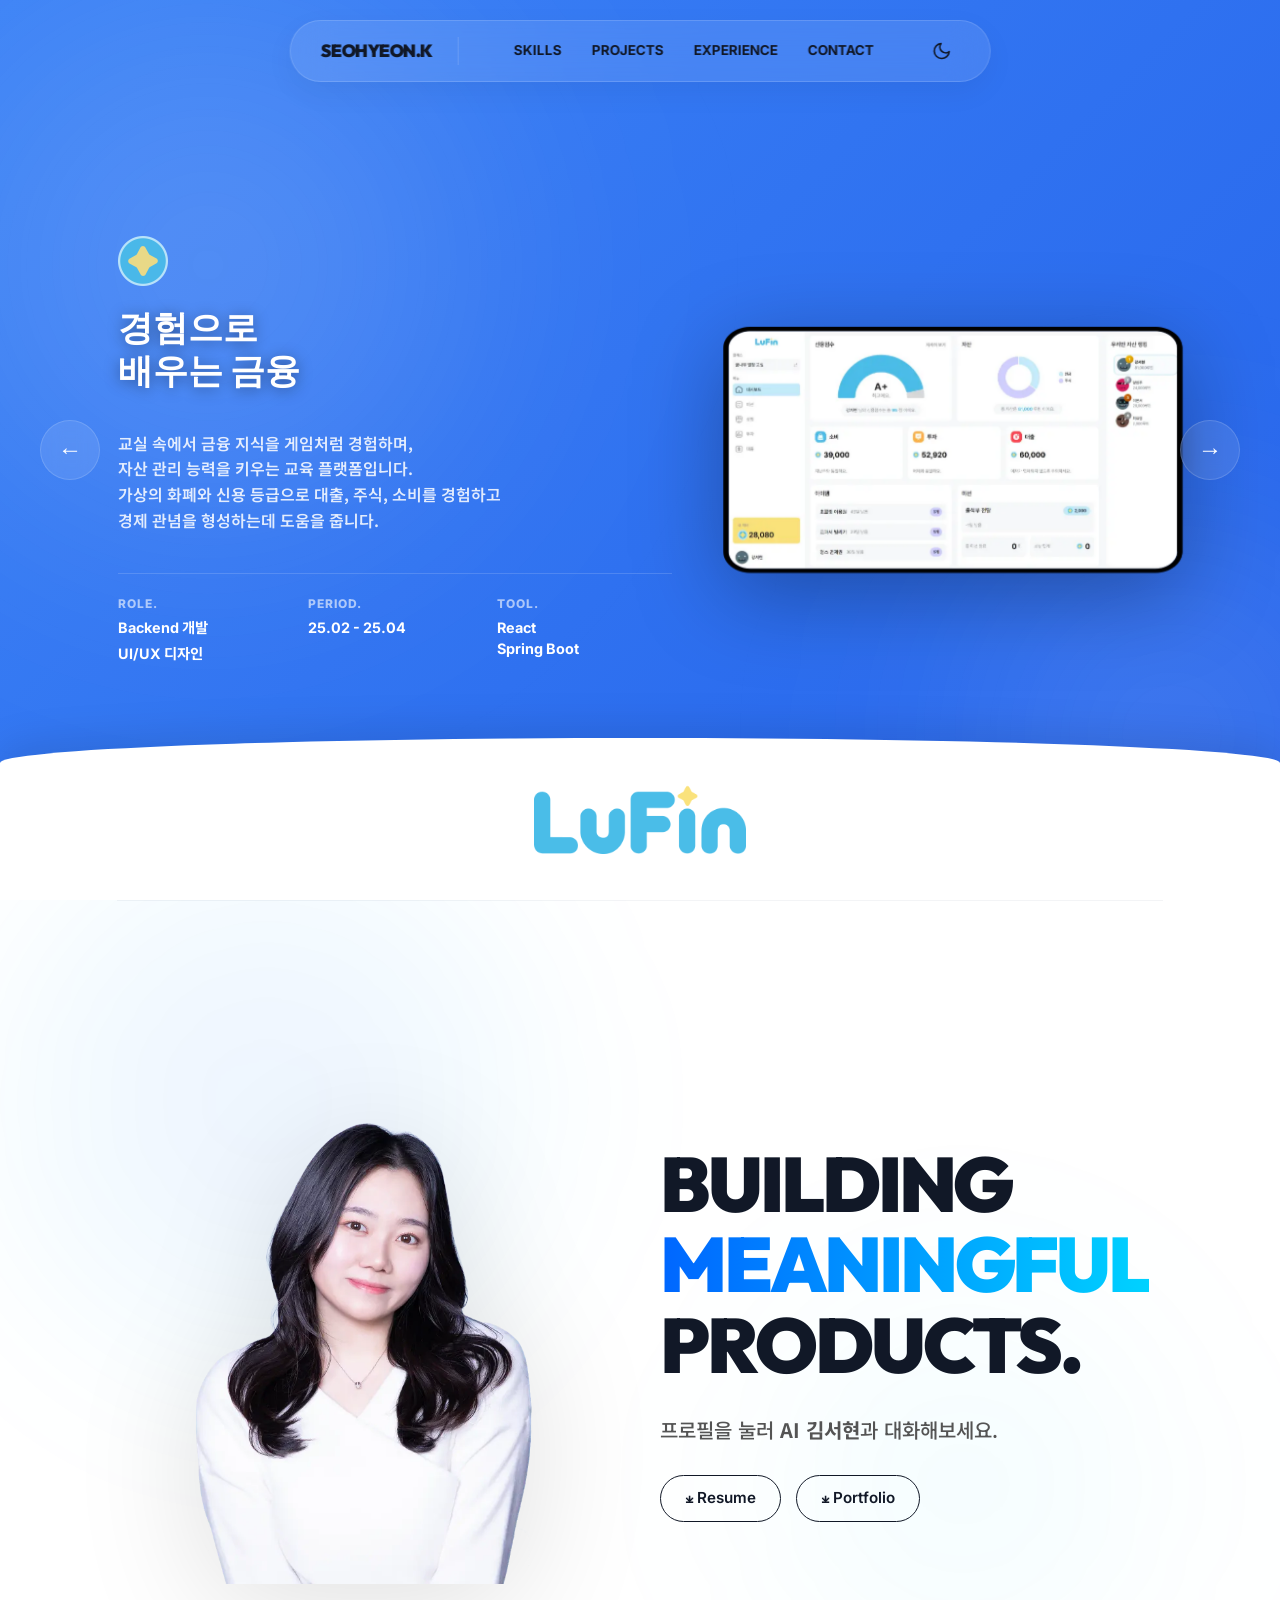
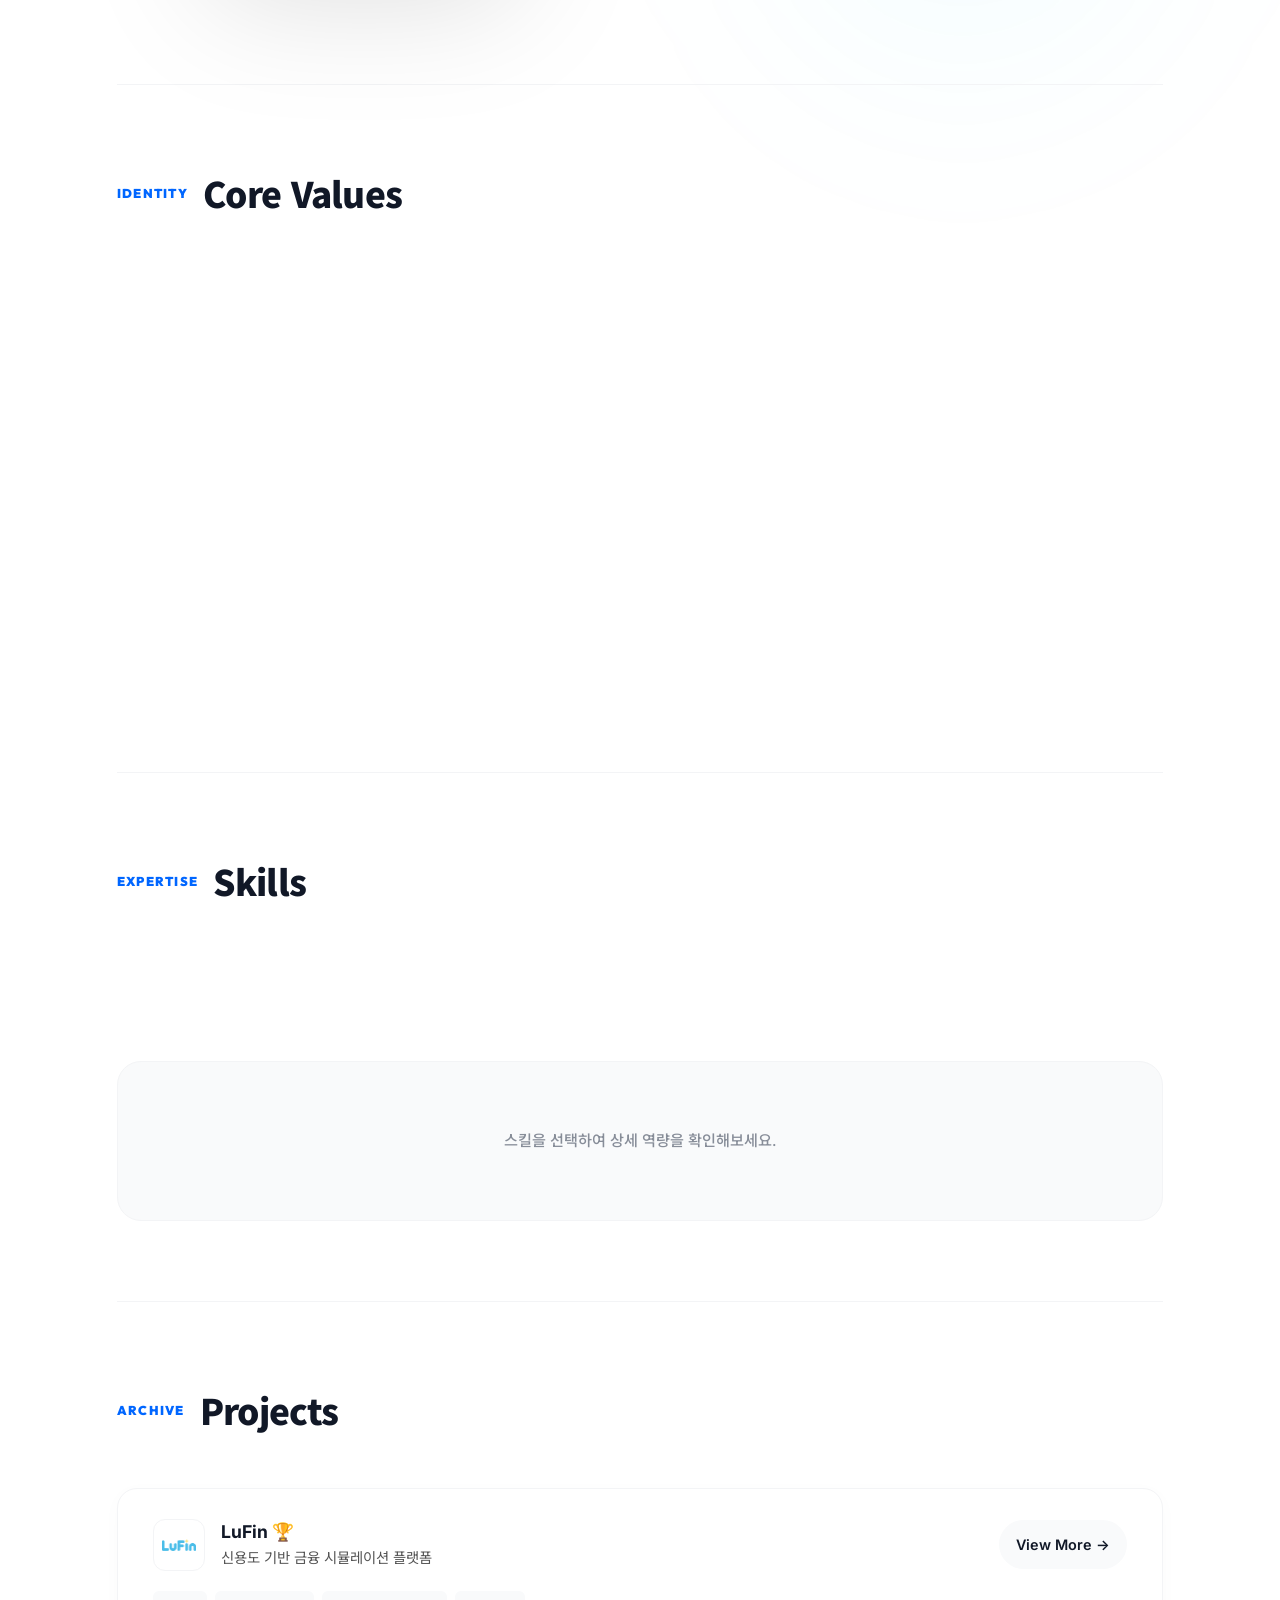
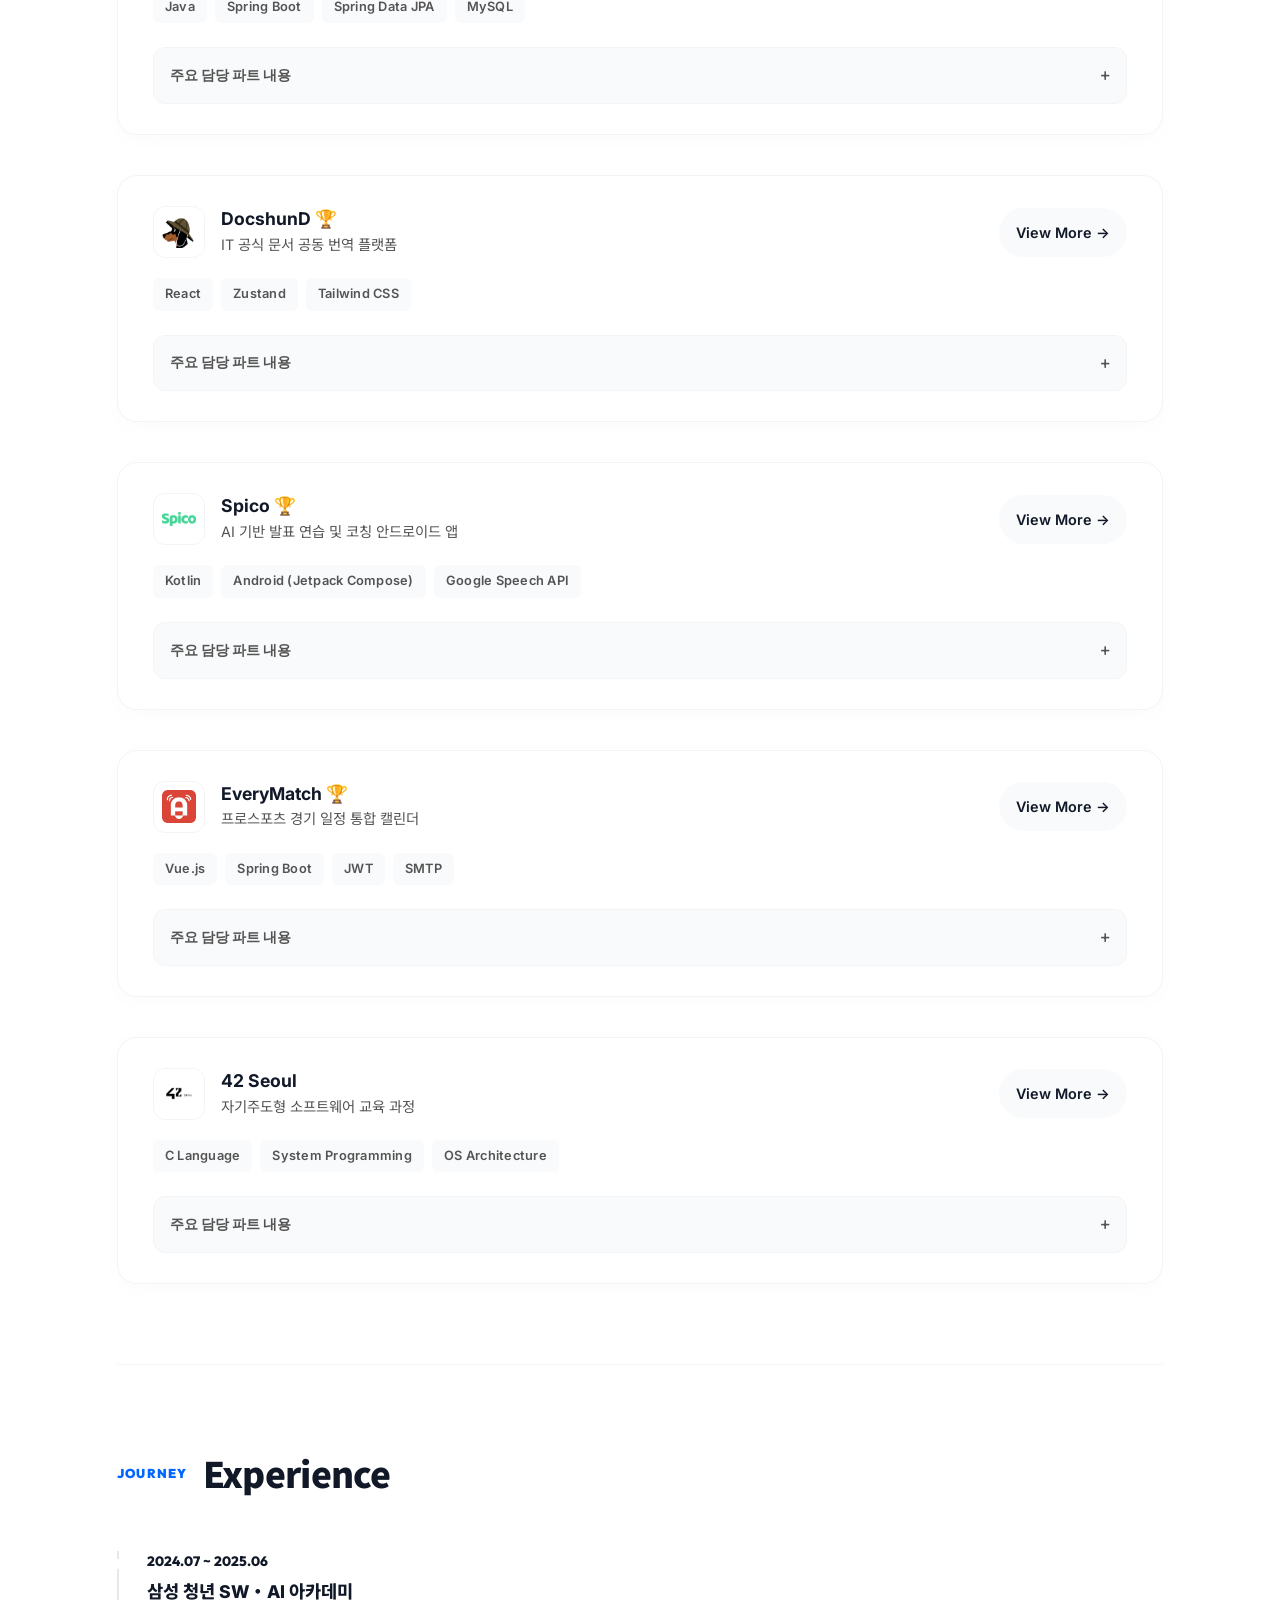
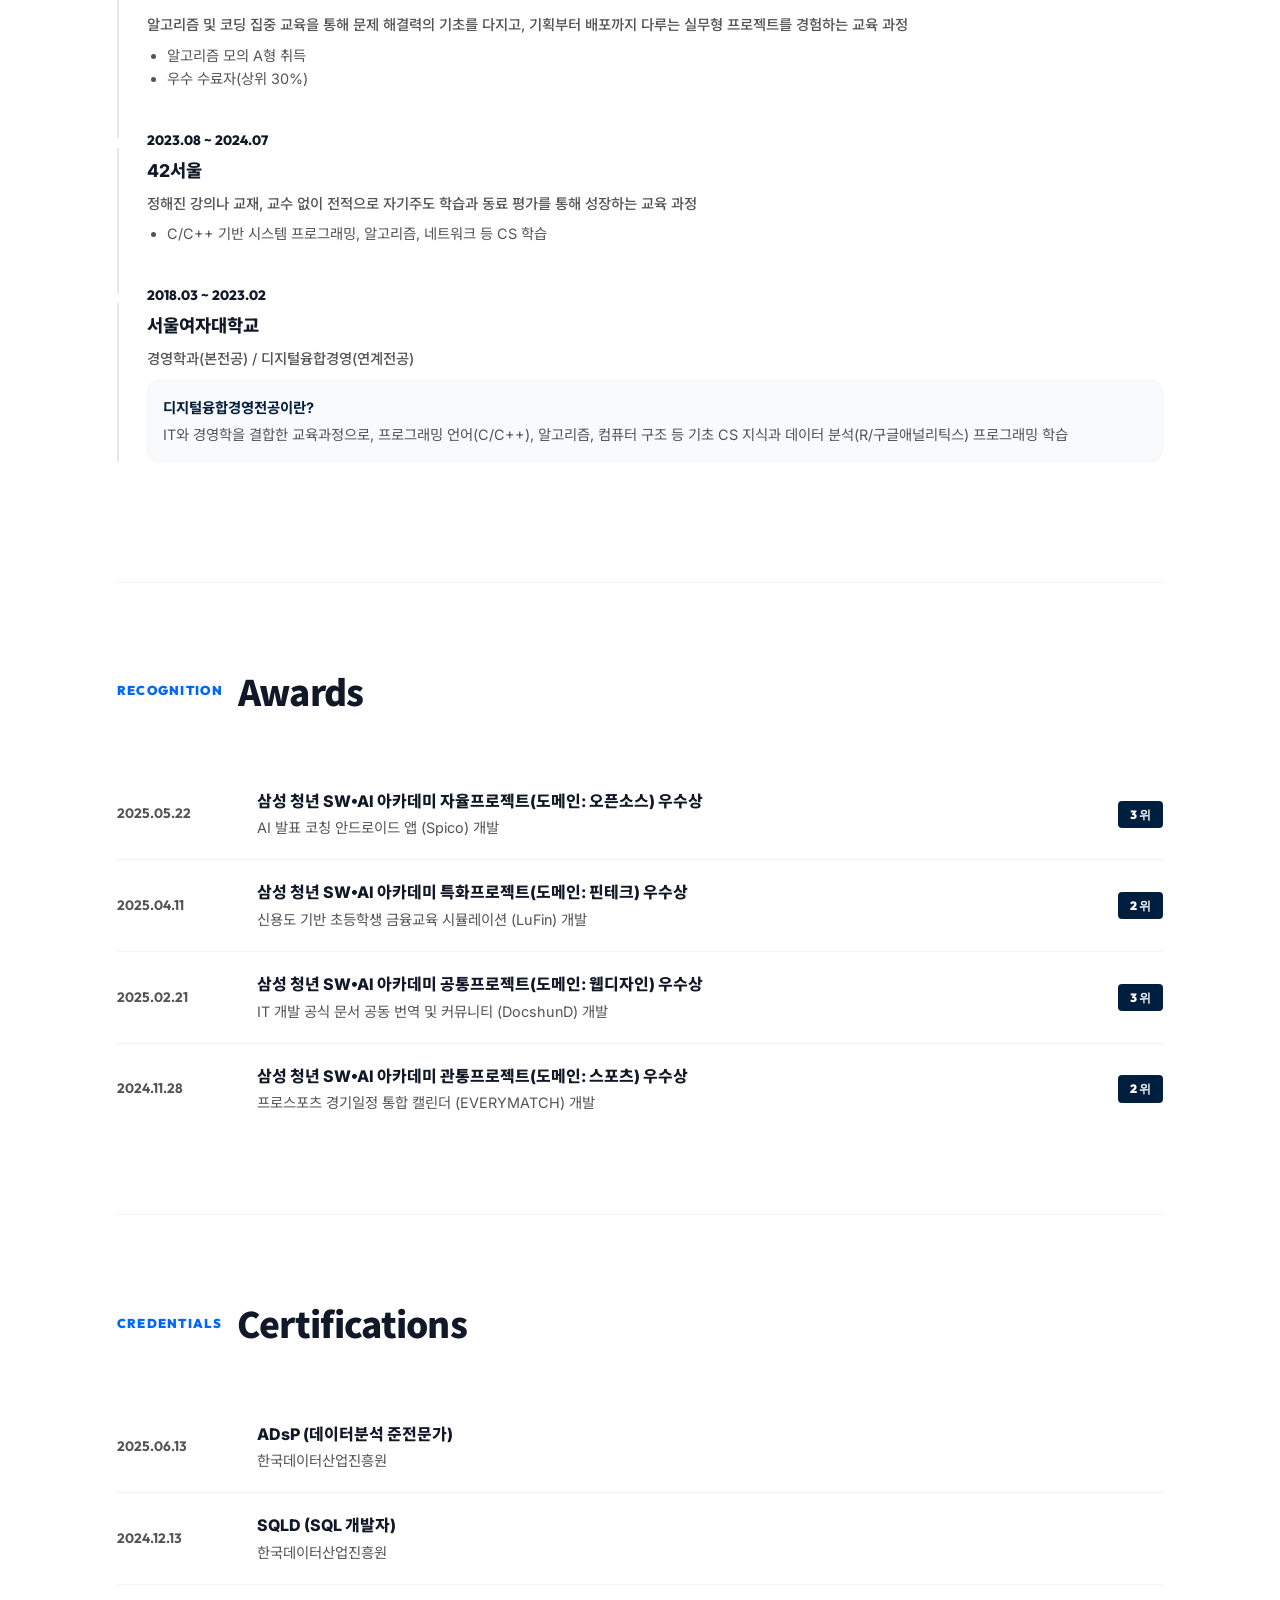
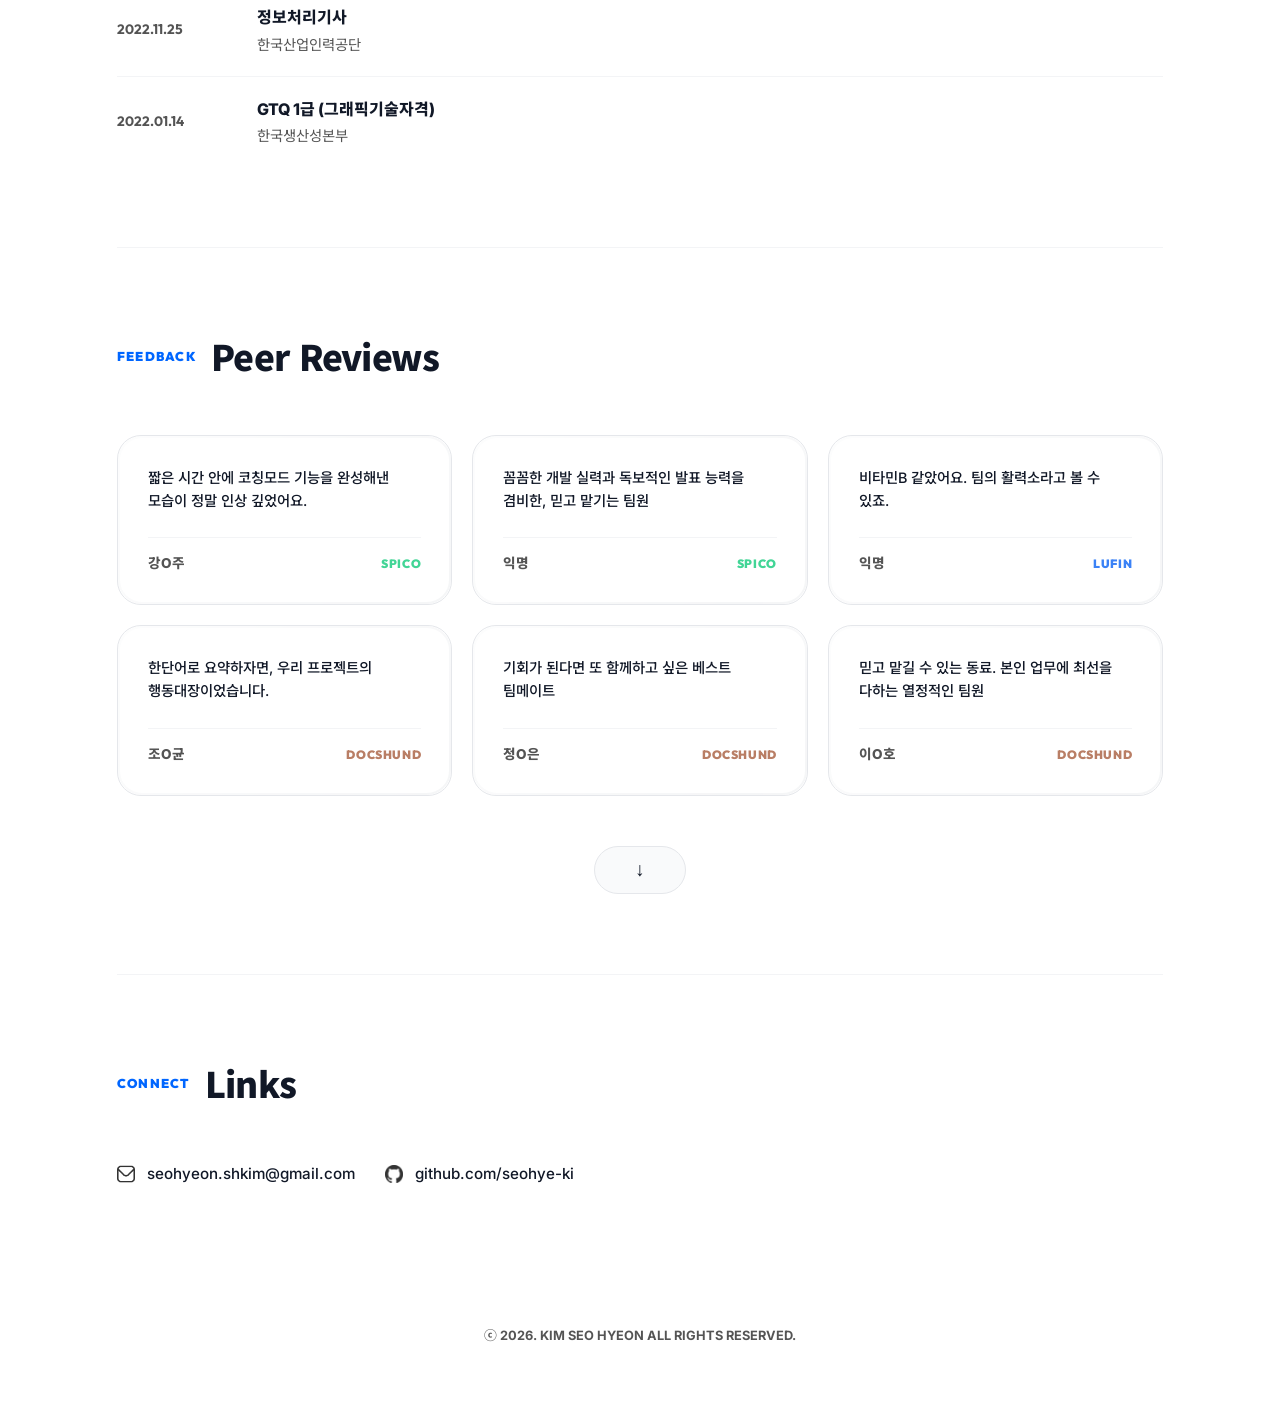
<file: index.html>
<!doctype html>
<html lang="ko">
  <head>
    <meta charset="UTF-8" />
    <meta name="viewport" content="width=device-width, initial-scale=1.0" />
    <title>김서현 | 개발자 포트폴리오</title>
    <!-- Google tag (gtag.js) -->
    <script async src="https://www.googletagmanager.com/gtag/js?id=G-917XB24J5L"></script>
    <script>
      window.dataLayer = window.dataLayer || [];
      function gtag(){dataLayer.push(arguments);}
      gtag('js', new Date());

      gtag('config', 'G-917XB24J5L');
    </script>
    <link rel="icon" type="image/png" href="https://seohye-ki.github.io/assets/favicon-v1.png" />
    <link rel="shortcut icon" href="https://seohye-ki.github.io/favicon-v1.png" />
    <link rel="apple-touch-icon" href="https://seohye-ki.github.io/assets/favicon-v1.png" />

    <!-- Performance Optimization: Preconnect & Preload -->
    <link rel="preconnect" href="https://fonts.googleapis.com">
    <link rel="preconnect" href="https://fonts.gstatic.com" crossorigin>
    <link rel="preload" as="image" href="./assets/LuFin/mockup.webp" fetchpriority="high">
    
    <!-- Fonts -->
    <link rel="preload" as="style" href="https://fonts.googleapis.com/css2?family=Inter:wght@300;400;500;600;700;800&family=Outfit:wght@500;700;800;900&family=Noto+Sans+KR:wght@300;400;500;700;900&display=swap">
    <link rel="stylesheet" href="https://fonts.googleapis.com/css2?family=Inter:wght@300;400;500;600;700;800&family=Outfit:wght@500;700;800;900&family=Noto+Sans+KR:wght@300;400;500;700;900&display=swap" media="print" onload="this.media='all'">
    <noscript>
      <link rel="stylesheet" href="https://fonts.googleapis.com/css2?family=Inter:wght@300;400;500;600;700;800&family=Outfit:wght@500;700;800;900&family=Noto+Sans+KR:wght@300;400;500;700;900&display=swap">
    </noscript>
    <link rel="stylesheet" href="./css/base.css">
    <link rel="stylesheet" href="./css/style.css?v=2.2">

    <!-- Metadata -->
    <meta name="description" content="김서현의 개발자 포트폴리오입니다. 프로젝트 상세 내용과 AI 디지털 트윈 'AI 김서현'과의 대화를 통해 저의 기술과 경험을 확인해 보세요." />
    <meta name="keywords" content="김서현, 포트폴리오, 신입 개발자, 백엔드 개발자, 프론트엔드 개발자, Java, Spring Boot, React, Android, SSAFY, SW개발자, 개발자 포트폴리오" />
    <meta name="author" content="김서현" />
    <meta name="robots" content="index, follow" />
    <link rel="canonical" href="https://seohye-ki.github.io/" />

    <!-- Open Graph -->
    <meta property="og:title" content="김서현 | 개발자 포트폴리오" />
    <meta property="og:description" content="김서현의 개발자 포트폴리오: 프로젝트 상세 내용과 AI 디지털 트윈 대화를 통해 저의 경험을 확인해 보세요." />
    <meta property="og:image" content="https://seohye-ki.github.io/assets/profile.webp" />
    <meta property="og:url" content="https://seohye-ki.github.io/" />
    <meta property="og:type" content="website" />
    <meta property="og:locale" content="ko_KR" />
    <meta property="og:site_name" content="김서현 포트폴리오" />

    <!-- Twitter -->
    <meta name="twitter:card" content="summary_large_image" />
    <meta name="twitter:title" content="김서현 | 개발자 포트폴리오" />
    <meta name="twitter:description" content="김서현의 개발자 포트폴리오: 프로젝트 상세 내용과 AI 디지털 트윈 대화를 통해 저의 경험을 확인해 보세요." />
    <meta name="twitter:image" content="https://seohye-ki.github.io/assets/profile.webp" />

    <!-- Structured Data for "Site Name" -->
    <script type="application/ld+json">
      {
        "@context": "https://schema.org",
        "@type": "WebSite",
        "url": "https://seohye-ki.github.io/",
        "name": "김서현 | 개발자 포트폴리오",
        "alternateName": ["김서현 포트폴리오", "SEO HYE KI Portfolio"],
        "description": "AI 디지털 트윈과의 대화를 통해 정보를 얻을 수 있는 김서현의 개발자 포트폴리오 사이트입니다."
      }
    </script>
    <script type="application/ld+json">
      {
        "@context": "https://schema.org",
        "@type": "Person",
        "name": "김서현",
        "url": "https://seohye-ki.github.io/",
        "jobTitle": "Full Stack Developer",
        "description": "기획의 의도를 완성하는 개발자 김서현의 포트폴리오입니다.",
        "knowsAbout": ["Java", "Spring Boot", "React", "Android", "JavaScript"],
        "sameAs": [
          "https://github.com/seohye-ki",
          "mailto:seohyeon.shkim@gmail.com"
        ]
      }
    </script>

    <!-- Theme Logic -->
    <script>
      (function () {
        const savedTheme = localStorage.getItem('theme');
        if (savedTheme) {
          document.documentElement.setAttribute('data-theme', savedTheme);
        } else {
          const systemDark = window.matchMedia('(prefers-color-scheme: dark)').matches;
          document.documentElement.setAttribute('data-theme', systemDark ? 'dark' : 'light');
        }
      })();
    </script>
  </head>
  <body>
    <!-- Navigation -->
    <nav aria-label="메인 네비게이션">
      <a href="#" class="nav-logo">SEOHYEON.K</a>
      <div class="nav-links">
        <a href="#skills">SKILLS</a>
        <a href="#projects">PROJECTS</a>
        <a href="#experience">EXPERIENCE</a>
        <a href="#contact">CONTACT</a>
      </div>
      <button id="theme-toggle" class="theme-toggle-btn" aria-label="Toggle theme">
        <svg class="sun-icon" viewBox="0 0 24 24" fill="none" stroke="currentColor" stroke-width="2" stroke-linecap="round" stroke-linejoin="round"><circle cx="12" cy="12" r="5"></circle><line x1="12" y1="1" x2="12" y2="3"></line><line x1="12" y1="21" x2="12" y2="23"></line><line x1="4.22" y1="4.22" x2="5.64" y2="5.64"></line><line x1="18.36" y1="18.36" x2="19.78" y2="19.78"></line><line x1="1" y1="12" x2="3" y2="12"></line><line x1="21" y1="12" x2="23" y2="12"></line><line x1="4.22" y1="19.78" x2="5.64" y2="18.36"></line><line x1="18.36" y1="5.64" x2="19.78" y2="4.22"></line></svg>
        <svg class="moon-icon" viewBox="0 0 24 24" fill="none" stroke="currentColor" stroke-width="2" stroke-linecap="round" stroke-linejoin="round"><path d="M21 12.79A9 9 0 1 1 11.21 3 7 7 0 0 0 21 12.79z"></path></svg>
      </button>
    </nav>

    <!-- CAROUSEL HEADER -->
    <header id="carousel-header">
      <div class="carousel-orbs">
        <div class="orb orb-1"></div>
        <div class="orb orb-2"></div>
      </div>

      <div class="carousel-viewport">
        <!-- Track Content will be injected by JS -->
        <div class="carousel-track" id="track"></div>
      </div>

      <!-- BOTTOM BAR -->
      <div class="carousel-bottom-bar">
        <img src="./assets/favicon-v1.png" alt="김서현 포트폴리오 로고" class="carousel-bottom-logo" width="70" height="70" />
      </div>

      <!-- CAROUSEL CONTROLS BTN-->
      <button
        class="carousel-nav-btn prev-btn"
        id="prevBtn"
        aria-label="Previous Project"
      >
        ←
      </button>
      <button
        class="carousel-nav-btn next-btn"
        id="nextBtn"
        aria-label="Next Project"
      >
        →
      </button>
    </header>

    <main class="container">
      <!-- PROFILE -->
      <section id="profile">
        <div class="profile-aura aura-1"></div>
        <div class="profile-aura aura-2"></div>
        <a href="https://kimseohyeon-ai.vercel.app/" 
           target="_blank" 
           class="profile-link"
           aria-label="AI 김서현과 대화하기 (새 창)"
           onclick="gtag('event', 'click_ai_interview_photo', {'event_category': 'Engagement', 'event_label': 'AI Interview Photo'});">
          <div class="profile-image-wrapper reveal">
            <img
              src="./assets/profile.webp"
              alt="김서현 프로필 사진"
              class="profile-image"
              width="600"
              height="600"
            />
          </div>
        </a>
        <div class="profile-content">
          <h1 class="profile-title reveal delay-100">
            BUILDING <span>MEANINGFUL</span><br />PRODUCTS.
          </h1>
          <p class="profile-tag reveal delay-200">
			프로필을 눌러 <b>AI 김서현</b>과 대화해보세요.
          </p>
          <div class="profile-actions reveal delay-300">
            <a href="https://drive.google.com/file/d/1hln5Dcge-tOo_ytD3ropxCOGBVzMABWv/view?usp=sharing" 
               class="btn-outline white-border" target="_blank"
               aria-label="이력서 보기 (새 창)"
               onclick="gtag('event', 'click_resume', {'event_category': 'Engagement', 'event_label': 'Google Drive'});">
              𐠮 Resume
            </a>
            <a href="https://drive.google.com/file/d/1ypAf-0DsRBozxx19JPKTRGT5VVXCDvTh/view?usp=sharing" 
               class="btn-outline white-border" target="_blank"
               aria-label="포트폴리오 상세 보기 (새 창)"
               onclick="gtag('event', 'click_portfolio_pdf', {'event_category': 'Engagement', 'event_label': 'Google Drive'});">
              𐠮 Portfolio
            </a>
          </div>
        </div>
      </section>
      
      <!-- AI MARQUEE BANNER -->


      <!-- CORE VALUES -->
      <section id="core-values">
        <div class="section-header">
          <span class="section-label">Identity</span>
          <h2 class="section-title">Core Values</h2>
        </div>
        <div class="core-values-grid reveal" id="core-values-grid">
          <!-- Injected by JS -->
        </div>
      </section>

      <!-- SKILLS -->
      <section id="skills">
        <div class="section-header">
          <span class="section-label">Expertise</span>
          <h2 class="section-title">Skills</h2>
        </div>
        <!-- Skills injected by JS -->
        <div class="skills-wrapper reveal" id="skills-container"></div>
        
        <!-- Spotlight Area for Skill Details -->
        <div class="skills-spotlight-wrapper reveal" id="skills-spotlight-container">
          <div class="skills-spotlight" id="skills-spotlight">
            <div class="spotlight-placeholder">스킬을 선택하여 상세 역량을 확인해보세요.</div>
          </div>
        </div>
      </section>

	  <!-- PROJECTS -->
      <section id="projects">
        <div class="section-header">
          <span class="section-label">ARCHIVE</span>
          <h2 class="section-title">Projects</h2>
        </div>
        <!-- Projects injected by JS -->
        <div class="project-row-view" id="project-list"></div>
      </section>

      <!-- EXPERIENCE -->
      <section id="experience">
        <div class="section-header">
          <span class="section-label">Journey</span>
          <h2 class="section-title">Experience</h2>
        </div>
		<!-- Education Timeline injected by JS -->
		<div class="experience-timeline" id="experience-timeline"></div>
      </section>

      <!-- AWARDS -->
      <section id="awards">
        <div class="section-header">
          <span class="section-label">Recognition</span>
          <h2 class="section-title">Awards</h2>
        </div>
        <!-- Awards injected by JS -->
        <div class="record-list" id="awards-list"></div>
      </section>

      <!-- CERTIFICATIONS -->
      <section id="certifications">
        <div class="section-header">
          <span class="section-label">Credentials</span>
          <h2 class="section-title">
            <span>Certifications</span>
          </h2>
        </div>
         <!-- Certifications injected by JS -->
        <div class="record-list" id="certifications-list"></div>
      </section>

      <!-- PEER REVIEWS -->
      <section id="reviews">
        <div class="section-header">
          <span class="section-label">Feedback</span>
          <h2 class="section-title">
            <span class="desktop-text">Peer Reviews</span>
            <span class="mobile-text">Reviews</span>
          </h2>
        </div>
         <!-- Reviews injected by JS -->
        <div class="review-grid" id="review-grid"></div>

        <div class="review-footer reveal">
          <button id="view-more-reviews" class="btn btn-secondary" aria-label="리뷰 더보기">↓</button>
        </div>
      </section>

      <!-- CONTACT -->
      <section id="contact">
        <div class="section-header">
          <span class="section-label">Connect</span>
          <h2 class="section-title">Links</h2>
        </div>
        <div class="contact-row reveal">
          <a href="mailto:seohyeon.shkim@gmail.com" class="contact-link" aria-label="이메일 보내기"
             onclick="gtag('event', 'click_email', {'event_category': 'Contact'});">
            <img src="./assets/email.png" alt="" aria-hidden="true" class="contact-icon" width="18" height="18" />
            seohyeon.shkim@gmail.com
          </a>
          <a
            href="https://github.com/seohye-ki"
            class="contact-link"
            target="_blank"
            aria-label="GitHub 프로필 방문 (새 창)"
            onclick="gtag('event', 'click_github', {'event_category': 'Social'});"
          >
            <img src="./assets/github.png" alt="" aria-hidden="true" class="contact-icon" width="18" height="18" />
            github.com/seohye-ki
          </a>

        </div>
      </section>
    </main>

    <!-- REVIEW MODAL -->
    <div id="review-modal" class="modal">
      <div class="modal-backdrop"></div>
      <div class="modal-content">
        <button class="modal-close" aria-label="닫기">&times;</button>
        <div id="modal-body" class="editorial-body">
          <!-- Content will be injected by JS -->
        </div>
      </div>
    </div>

    <footer>ⓒ 2026. KIM SEO HYEON ALL RIGHTS RESERVED.</footer>

    <!-- External Scripts -->
    <script src="js/data.js?v=1.0" defer></script>
    <script src="js/render.js?v=1.0" defer></script>
    <script src="js/main.js?v=2.2" defer></script>
    <script src="js/carousel.js?v=2.1" defer></script>
  </body>
</html>
</file>
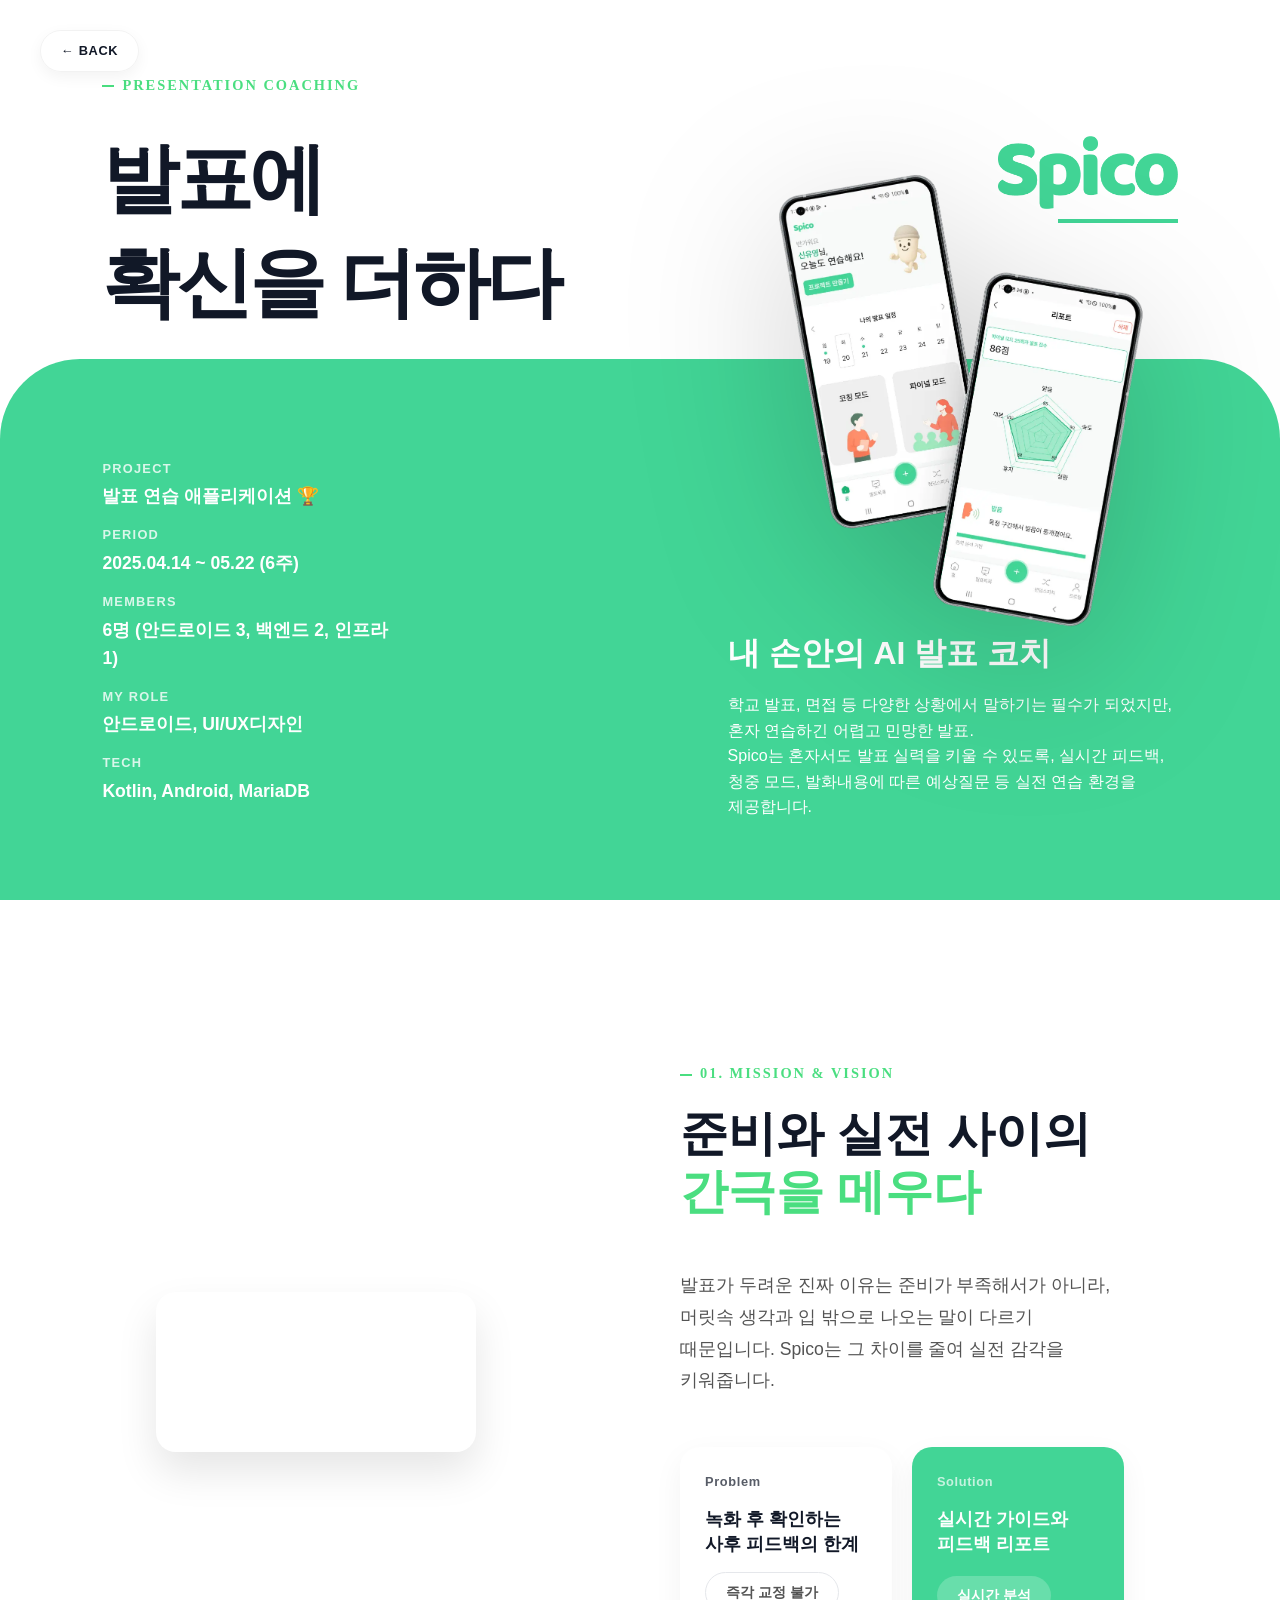
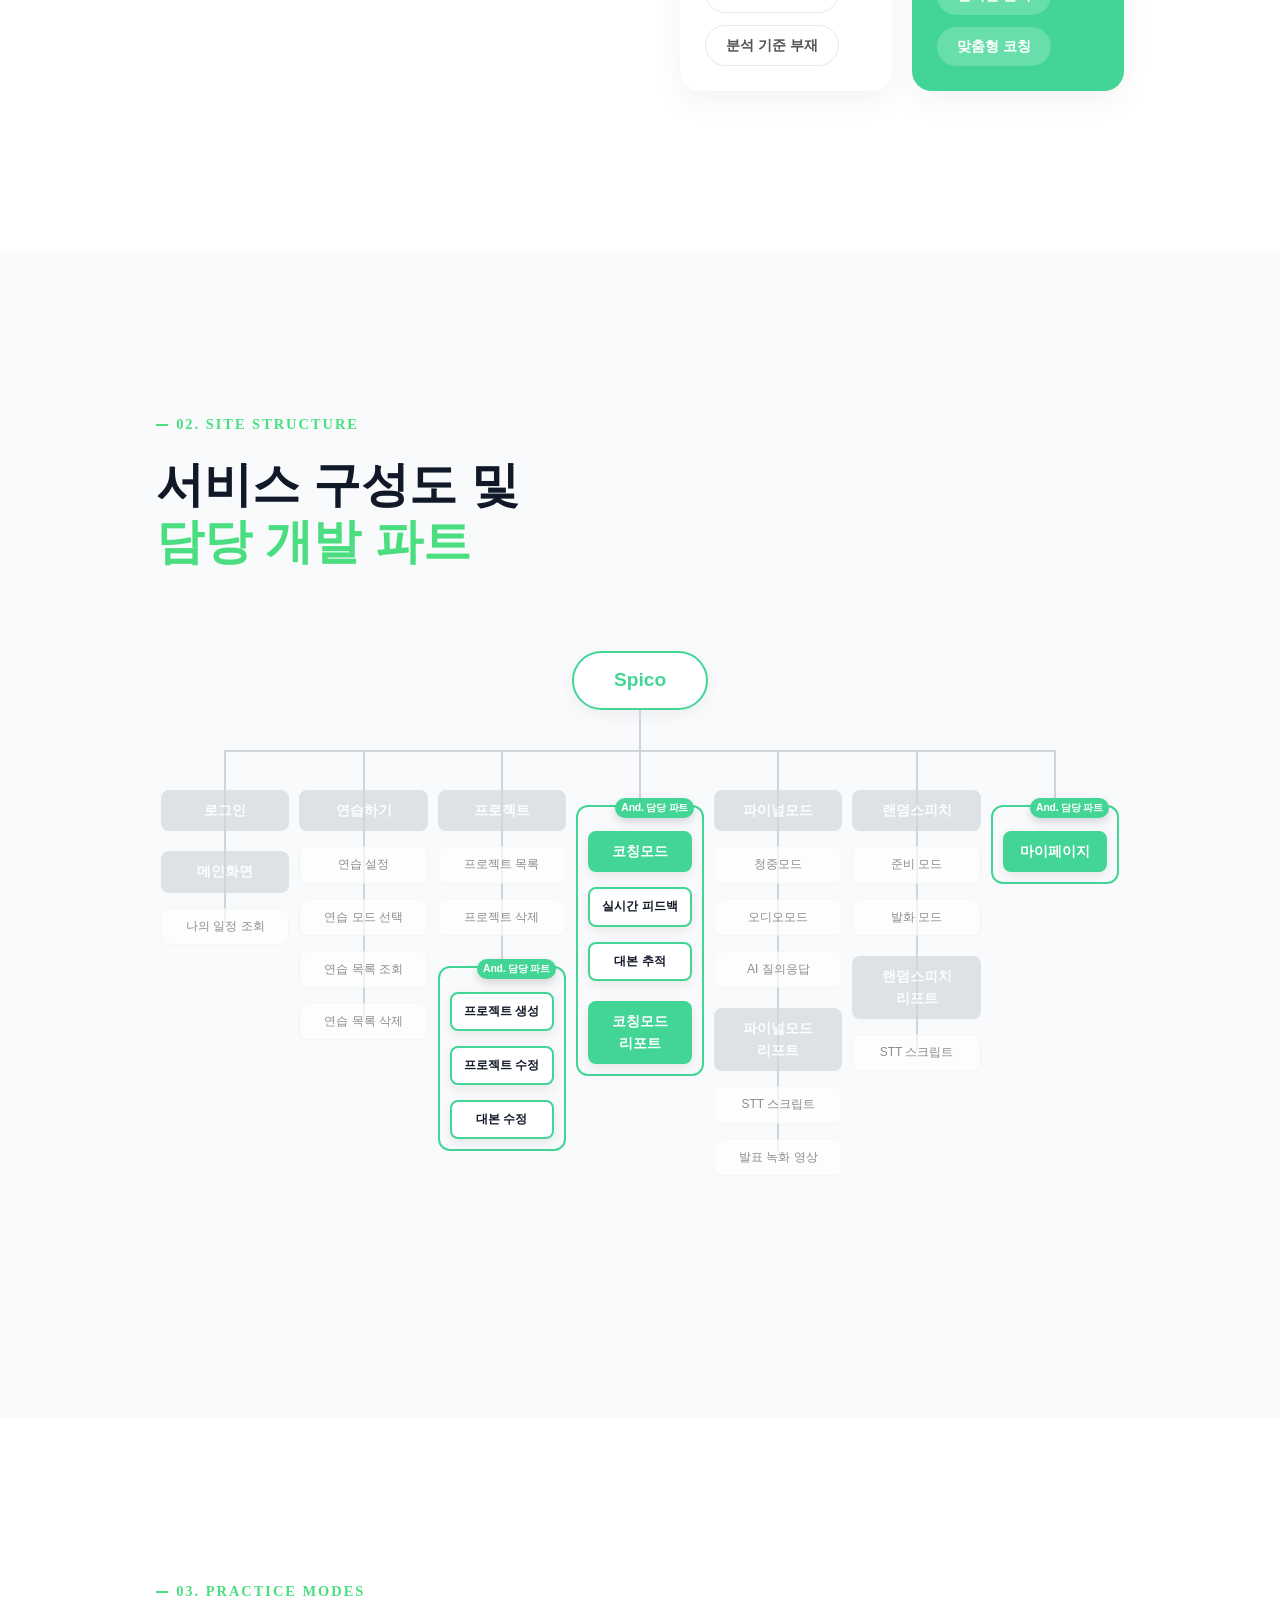
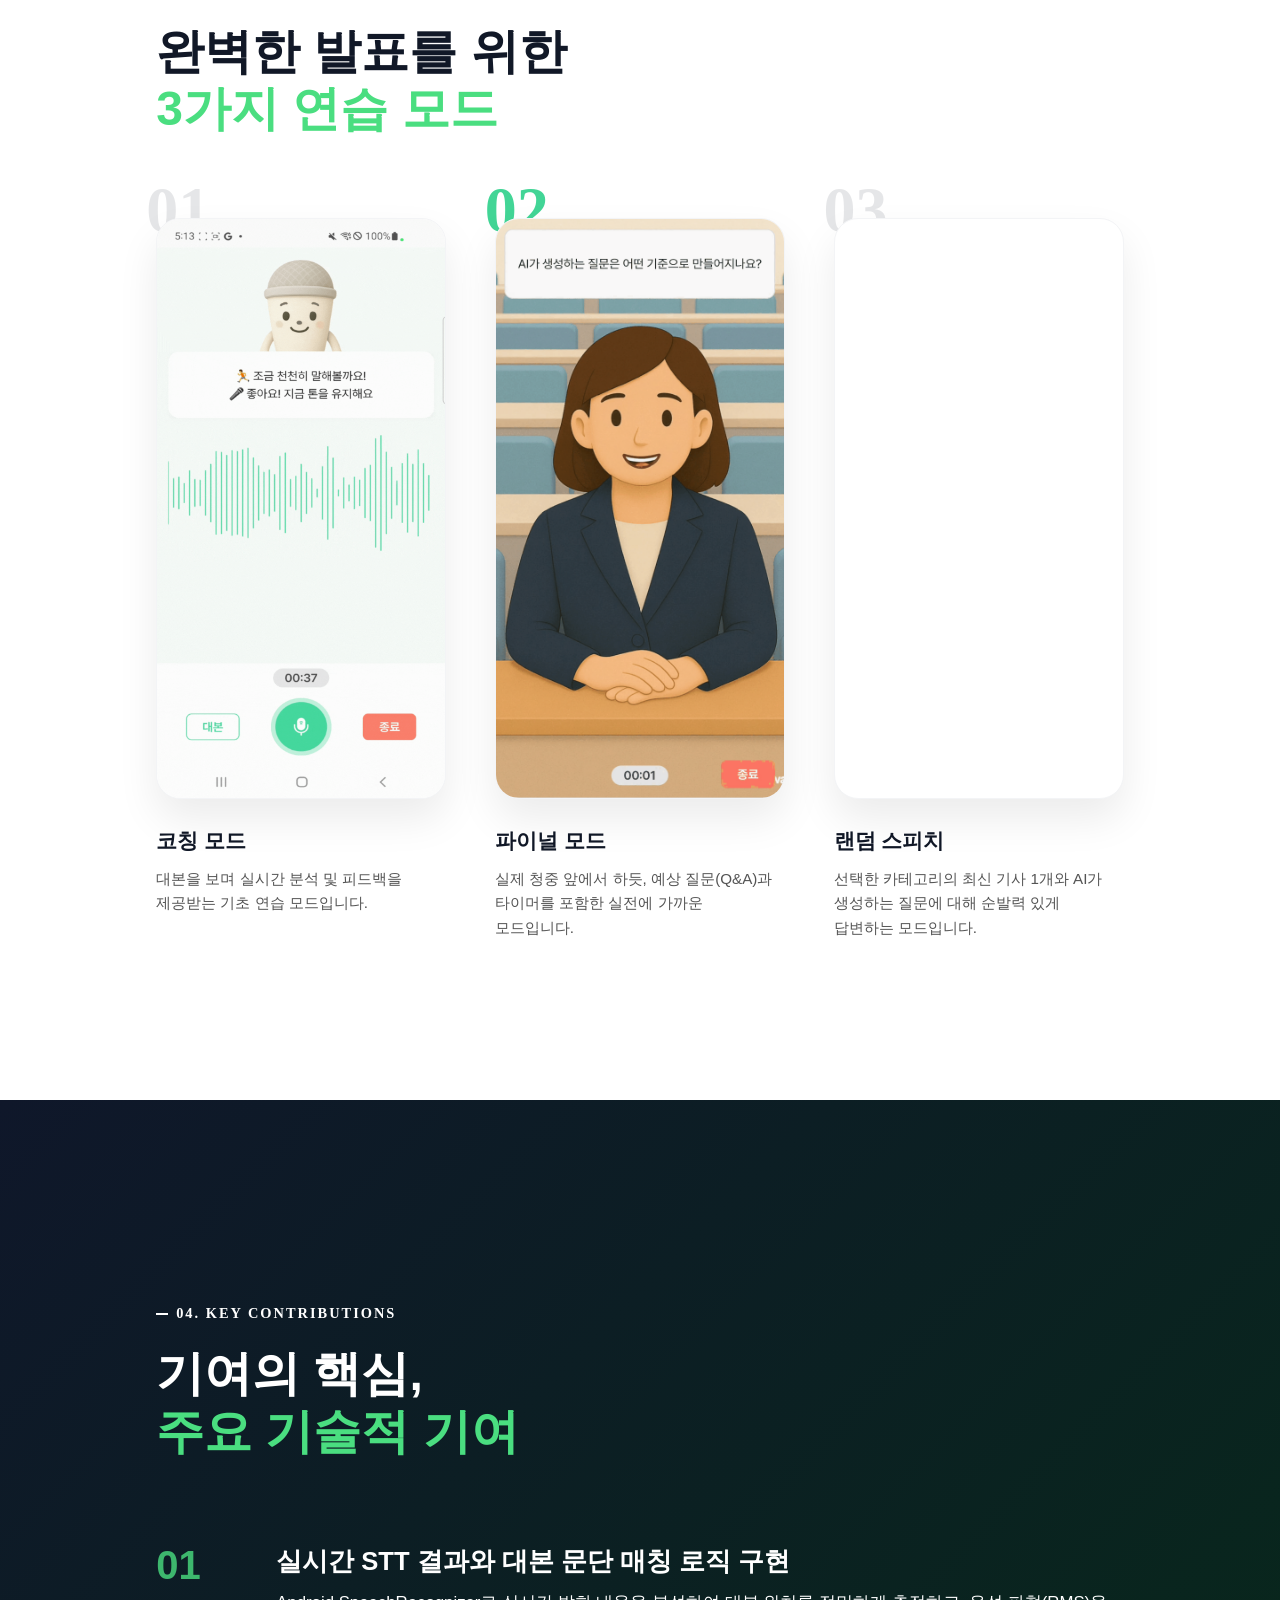
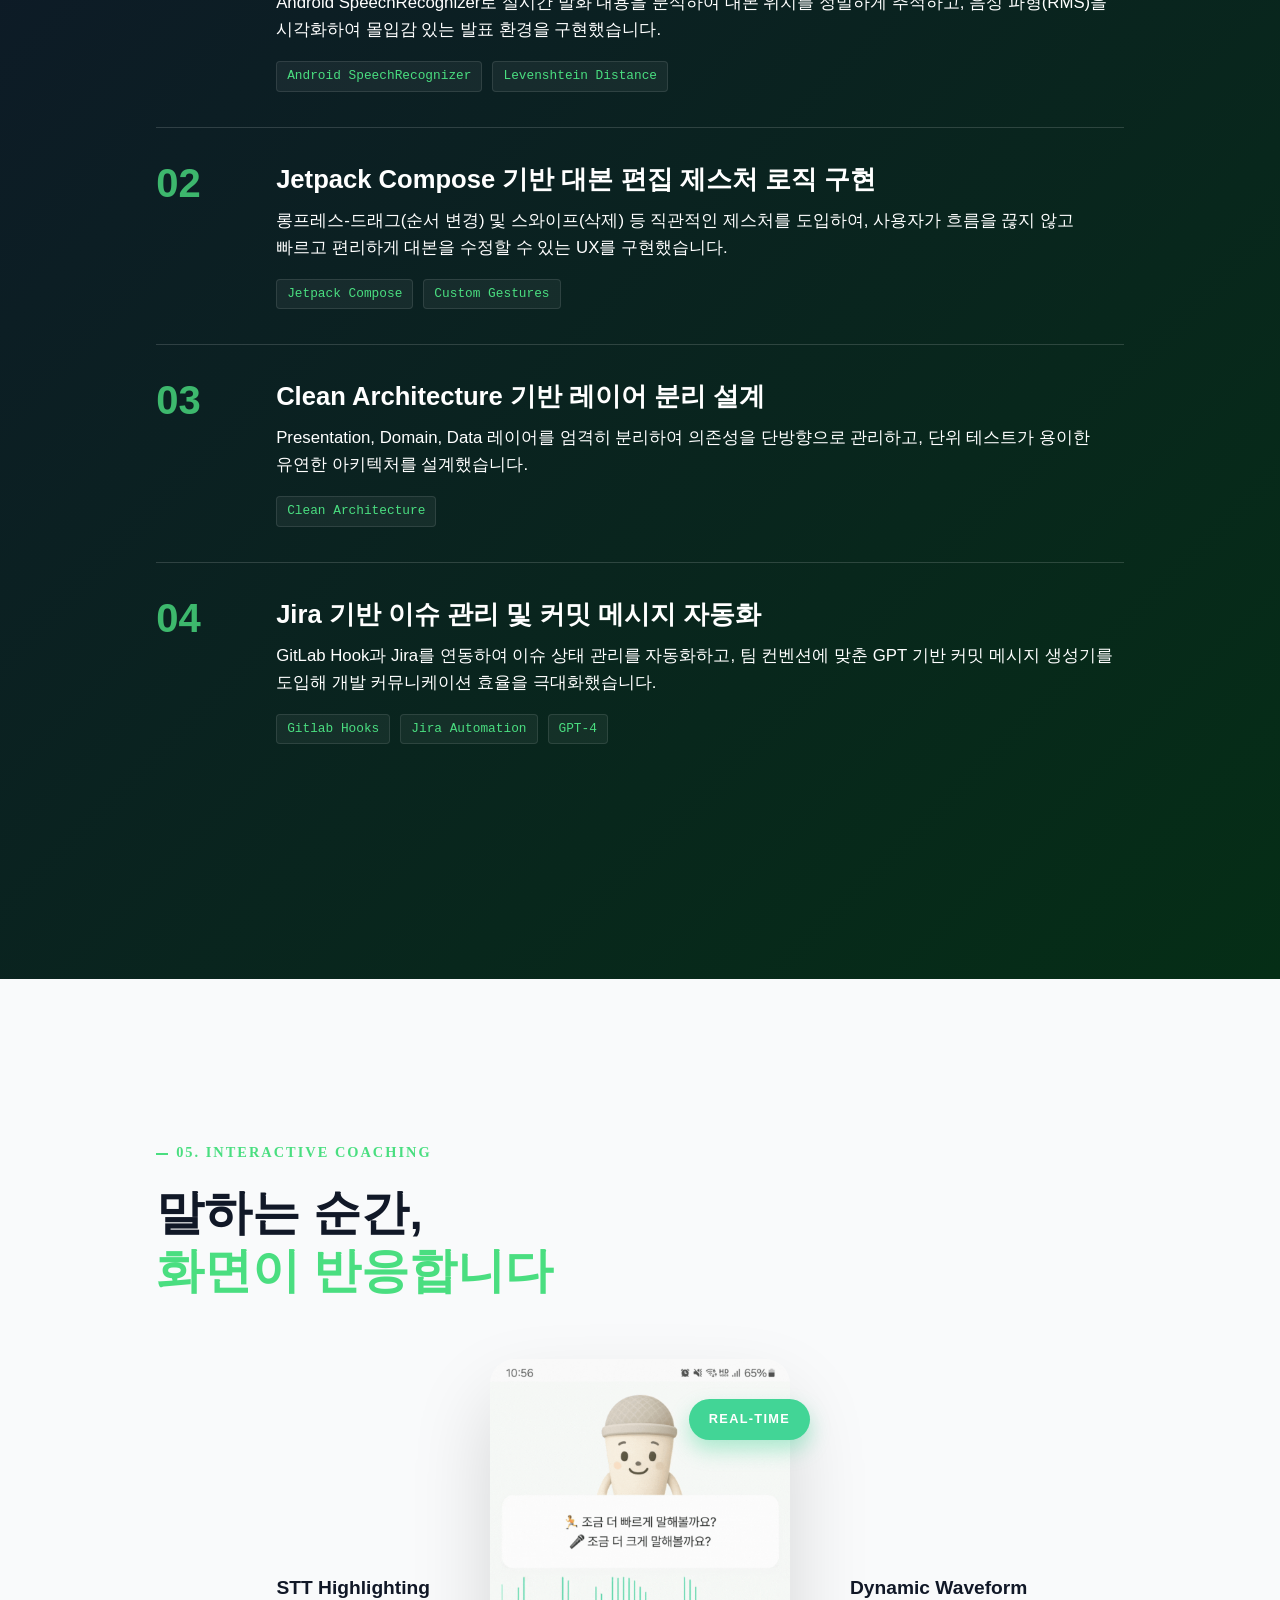
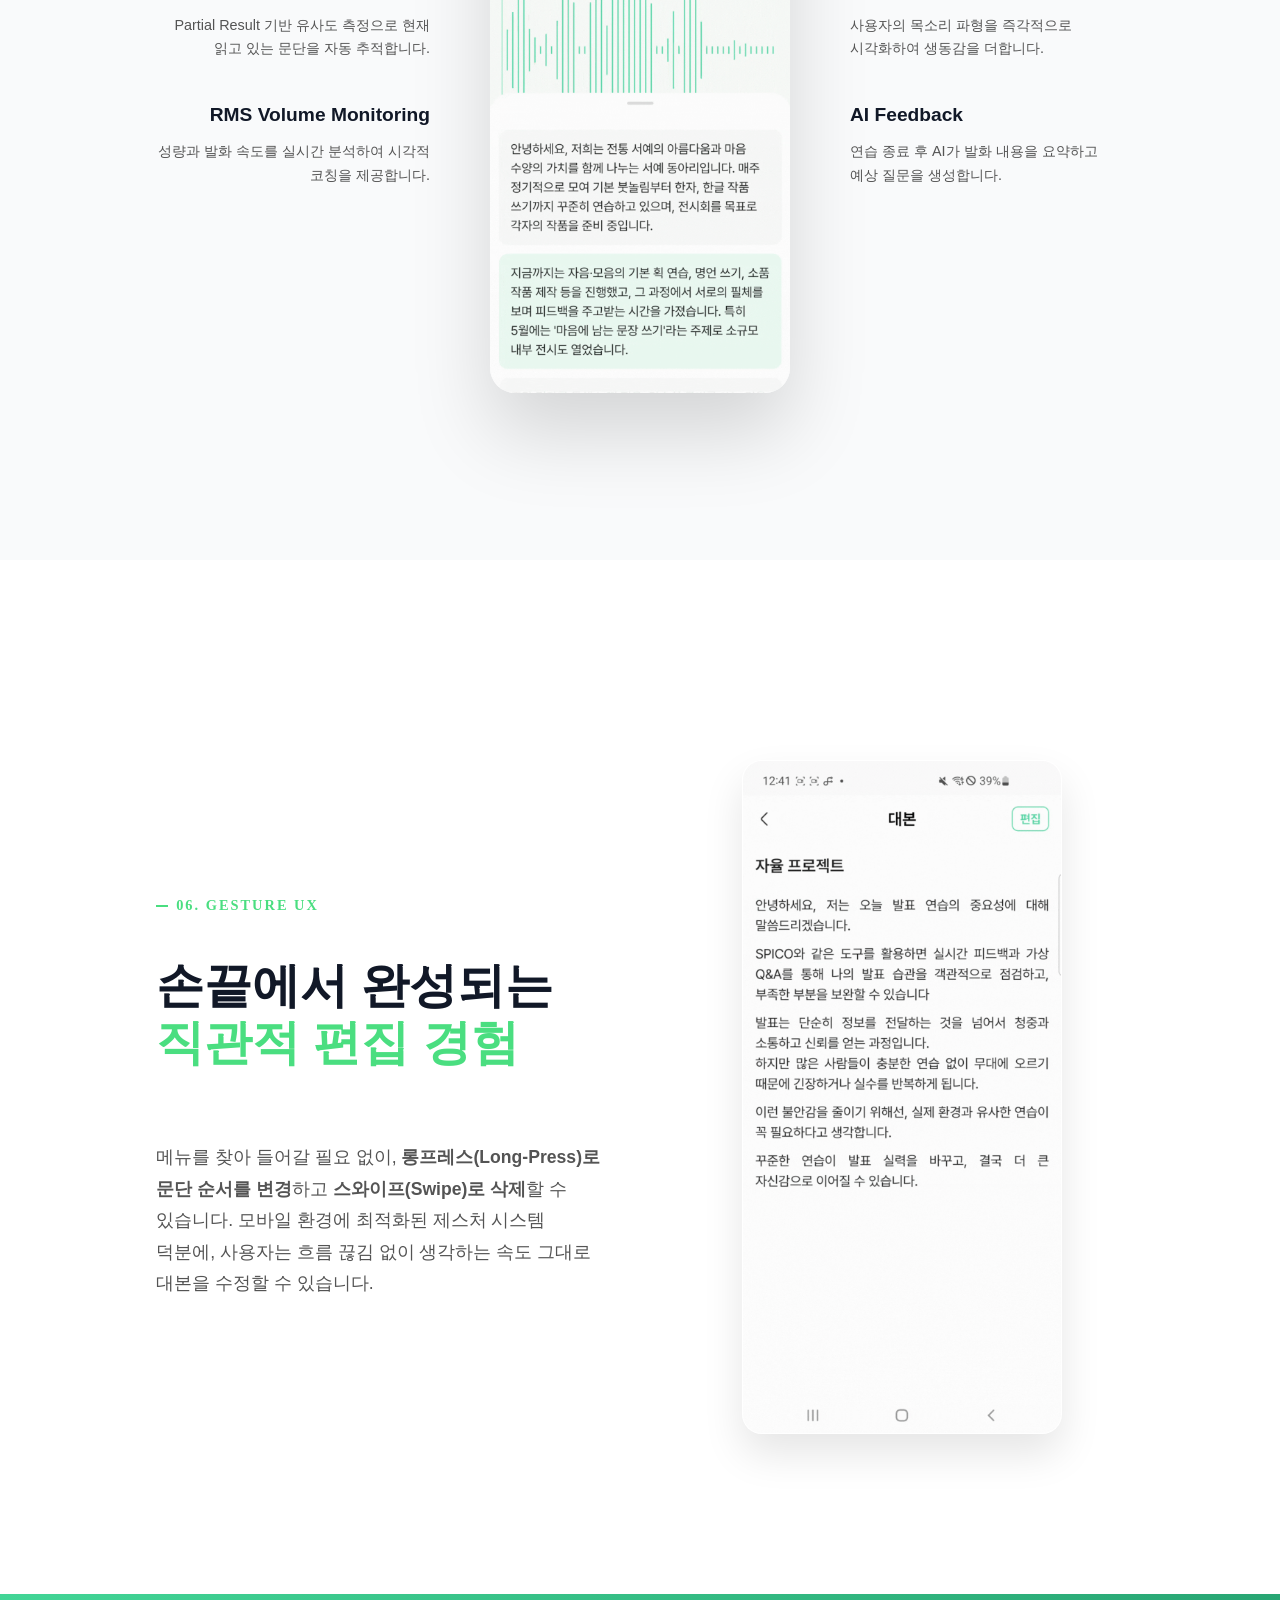
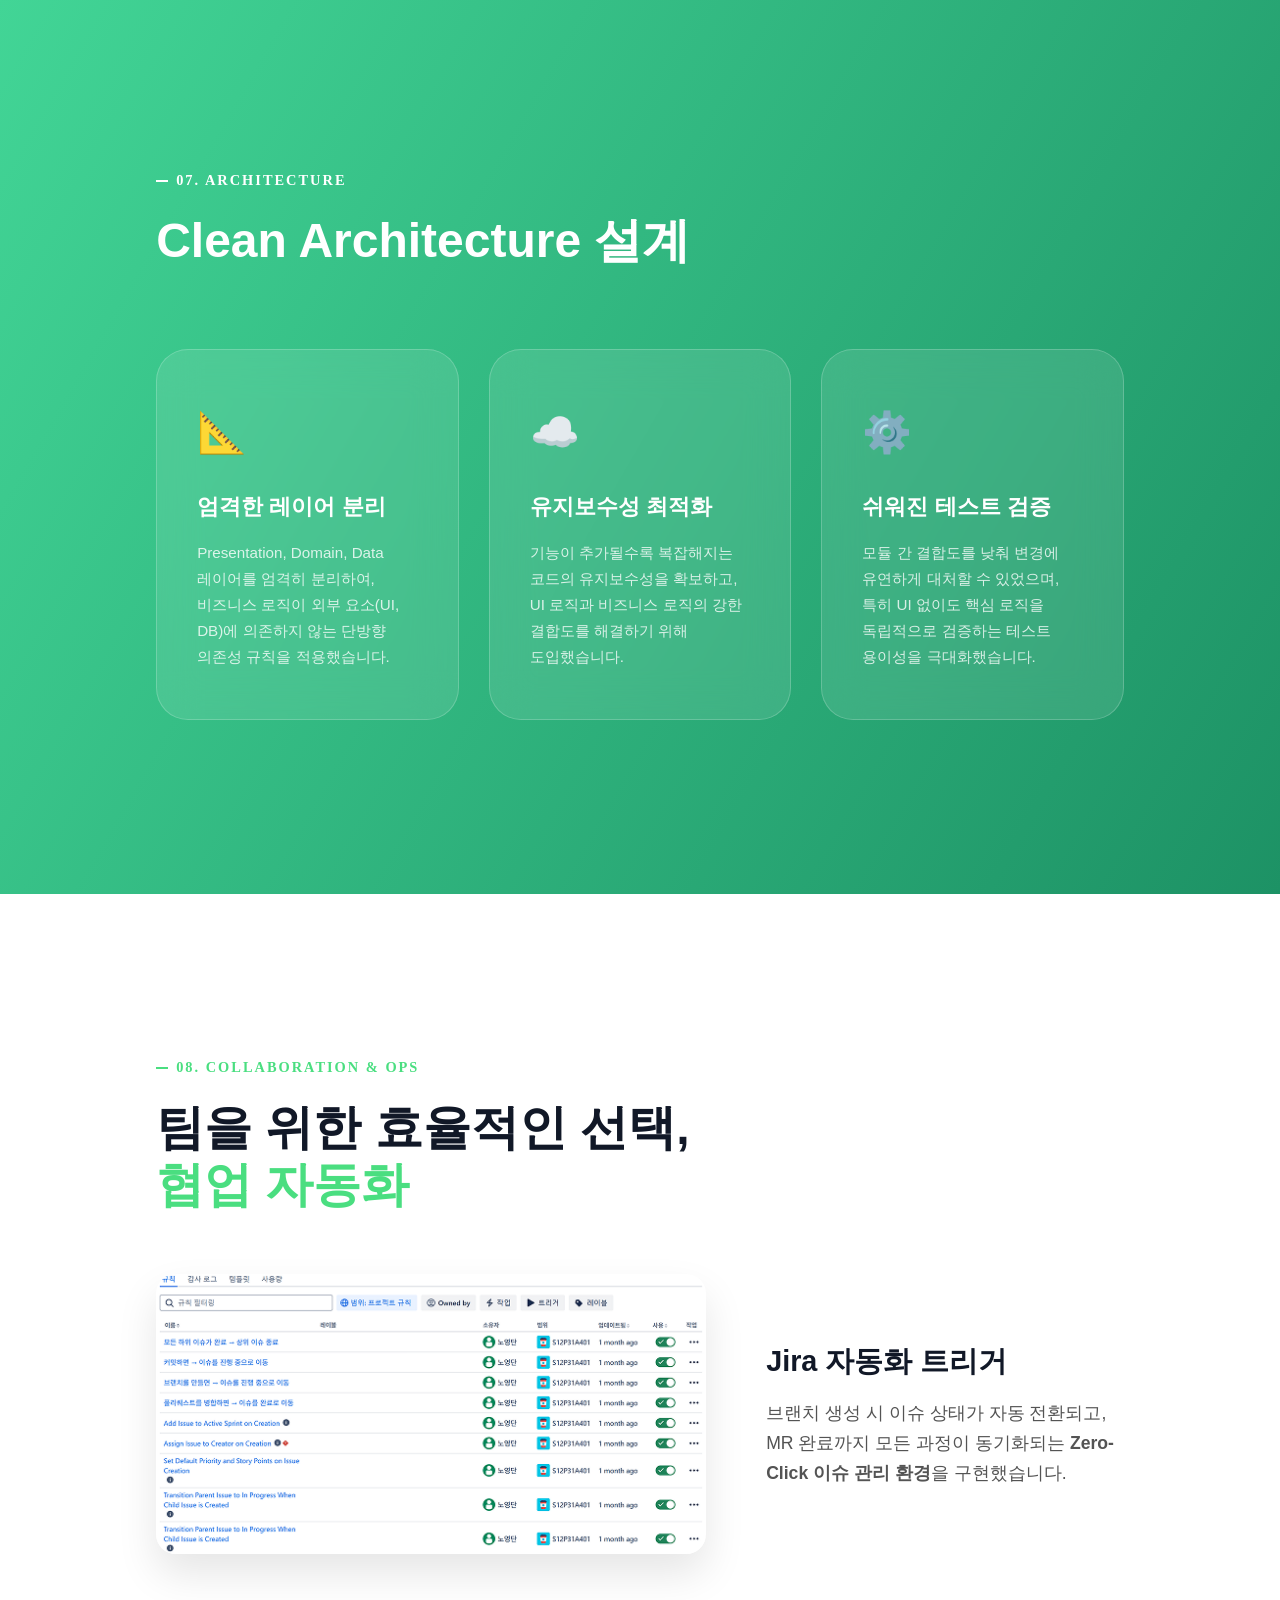
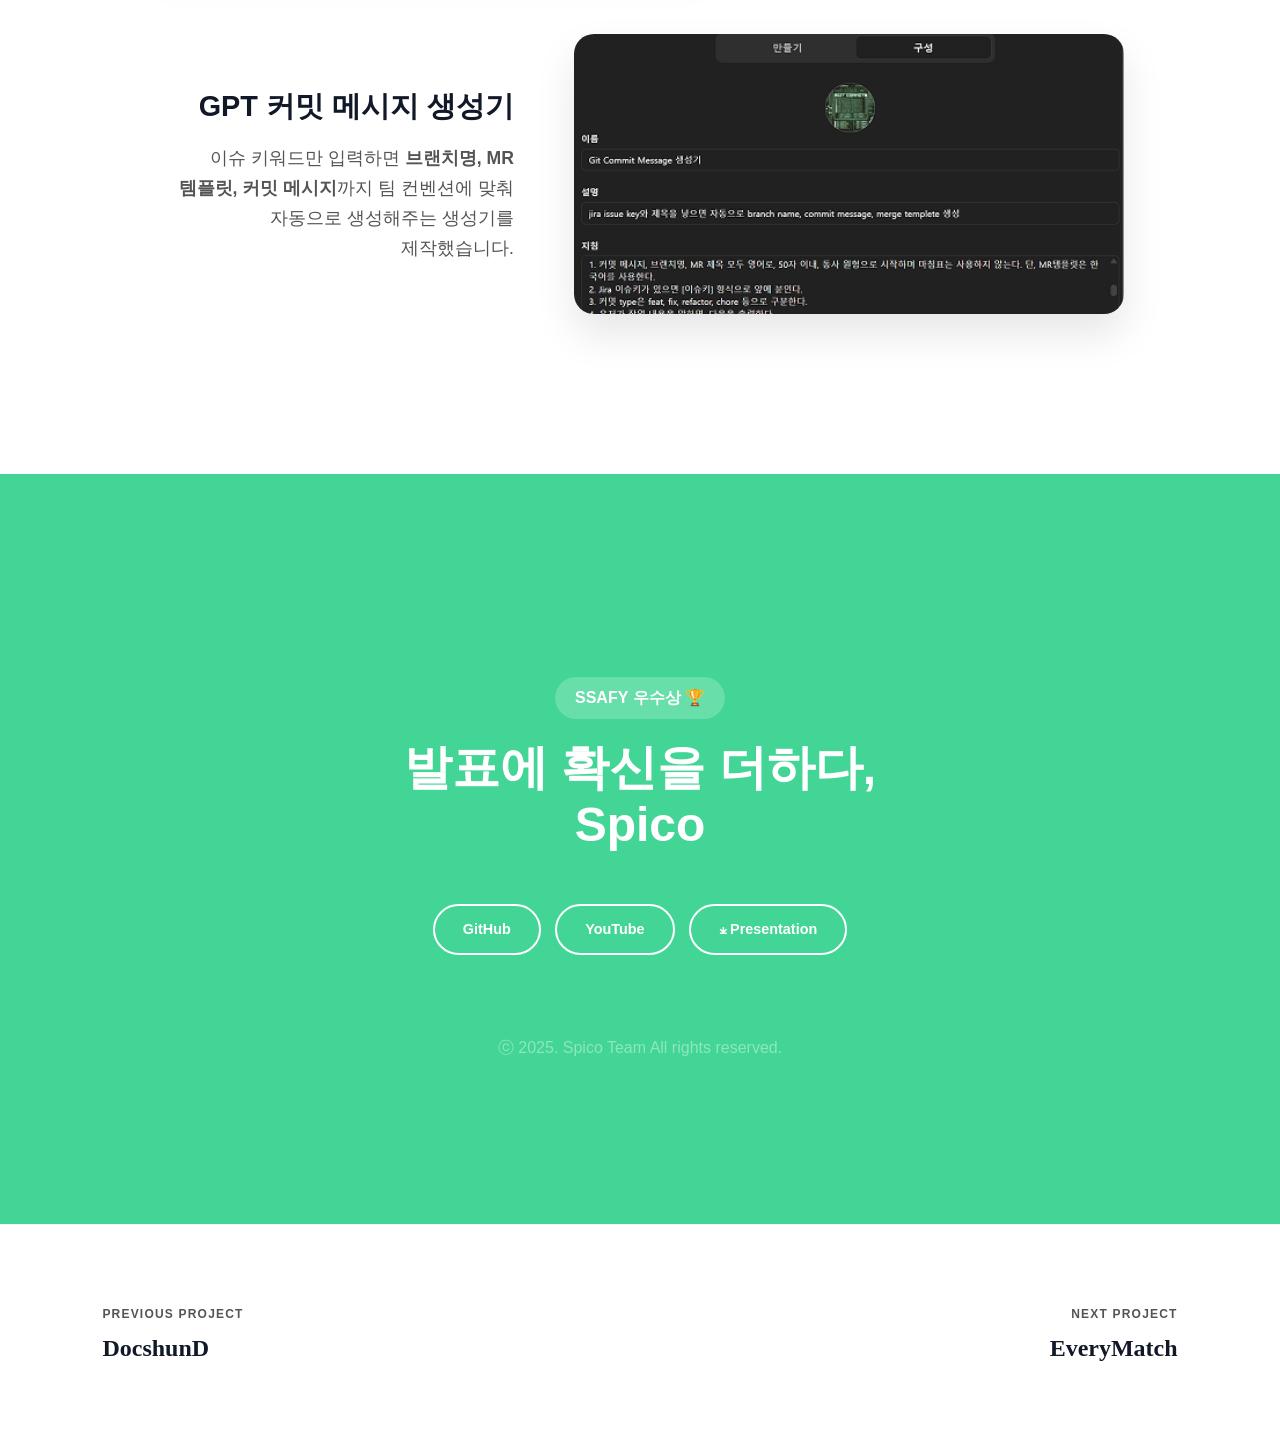
<file: projects/spico.html>
<!DOCTYPE html>
<html lang="ko">
<head>
    <meta charset="UTF-8">
    <meta name="viewport" content="width=device-width, initial-scale=1.0">
    <title>Spico | AI 발표 코칭 앱</title>
    <!-- Google tag (gtag.js) -->
    <script async src="https://www.googletagmanager.com/gtag/js?id=G-917XB24J5L"></script>
    <script>
      window.dataLayer = window.dataLayer || [];
      function gtag(){dataLayer.push(arguments);}
      gtag("js", new Date());

      gtag("config", "G-917XB24J5L");
    </script>    <link rel="icon" type="image/png" href="https://seohye-ki.github.io/assets/spico/small_logo.png" />
    <link rel="shortcut icon" href="https://seohye-ki.github.io/assets/spico/small_logo.png" />
    <link rel="apple-touch-icon" href="https://seohye-ki.github.io/assets/spico/small_logo.png" />
    <link rel="stylesheet" href="../css/projects.css">
    
    <meta name="description" content="발표에 확신을 더하다: AI 발표 연습 및 코칭 안드로이드 앱 Spico. 실시간 STT 분석과 피드백을 통해 발표 실력을 키워보세요." />
    <meta name="keywords" content="Spico, 스피코, 발표 연습, 스피치 코칭, 안드로이드 앱, STT, AI 코치, 김서현" />
    <meta name="author" content="김서현" />
    <meta name="robots" content="index, follow" />
    <link rel="canonical" href="https://seohye-ki.github.io/projects/spico.html" />

    <!-- Open Graph Metadata -->
    <meta property="og:title" content="Spico | 김서현">
    <meta property="og:description" content="발표에 확신을 더하다: AI 발표 연습 및 코칭 안드로이드 앱">
    <meta property="og:image" content="https://seohye-ki.github.io/assets/spico/thumbnail.jpg">
    <meta property="og:url" content="https://seohye-ki.github.io/projects/spico.html">
    <meta property="og:type" content="article">

    <!-- Twitter Card Metadata -->
    <meta name="twitter:card" content="summary_large_image">
    <meta name="twitter:title" content="Spico | AI 발표 코칭 앱">
    <meta name="twitter:description" content="실시간 STT 분석과 피드백으로 발표에 확신을 더하는 안드로이드 앱 Spico입니다.">
    <meta name="twitter:image" content="https://seohye-ki.github.io/assets/spico/thumbnail.jpg">

    <!-- Structured Data -->
    <script type="application/ld+json">
      {
        "@context": "https://schema.org",
        "@type": "SoftwareApplication",
        "name": "Spico",
        "operatingSystem": "Android",
        "applicationCategory": "EducationalApplication",
        "description": "발표 연습 및 코칭 안드로이드 앱. 실시간 STT 분석과 피드백 제공.",
        "author": {
          "@type": "Person",
          "name": "김서현"
        }
      }
    </script>
    <script>
      (function () {
        const savedTheme = localStorage.getItem('theme');
        if (savedTheme) {
          document.documentElement.setAttribute('data-theme', savedTheme);
        } else {
          document.documentElement.setAttribute('data-theme', 'light');
        }
      })();
    </script>
</head>
<body class="theme-spico">
    <nav class="top-bar">
        <a href="../index.html" class="back-btn">← BACK</a>
    </nav>

    <!-- SLIDE 1: HERO -->
    <header class="hero-split theme-spico hero-split-theme">
        <div class="hero-top">
            <div class="hero-slogan reveal">
                <span class="slide-tag">PRESENTATION COACHING</span>
                <h4 class="hero-slogan-text">발표에<br>확신을 더하다</h4>
            </div>
            <div class="hero-logo-side reveal">
                <div class="spico-logo-wrap">
                    <img src="../assets/spico/logo.png" alt="Spico Logo" class="spico-logo-main">
                    <div class="logo-accent-line"></div>
                </div>
            </div>
        </div>

        <div class="hero-mockups reveal">
            <img src="../assets/spico/mockup.webp" alt="Spico Mockup" class="mockup-bridge bridge-center scale-mobile">
        </div>

        <div class="hero-bottom">
            <div class="hero-detail-left reveal">
                <div class="meta-item"><label>PROJECT</label><span>발표 연습 애플리케이션 <span class='custom-tooltip'>🏆<span class='custom-tooltip-text' style='font-size: 0.65rem;'>SSAFY 우수상 수상</span></span></span></div>
                <div class="meta-item"><label>PERIOD</label><span>2025.04.14 ~ 05.22 (6주)</span></div>
                <div class="meta-item"><label>MEMBERS</label><span>6명 (안드로이드 3, 백엔드 2, 인프라 1)</span></div>
                <div class="meta-item"><label>MY ROLE</label><span>안드로이드, UI/UX디자인</span></div>
				<div class="meta-item"><label>TECH</label><span>Kotlin, Android, MariaDB</span></div>
            </div>
            <div class="hero-detail-right reveal">
                <h2>내 손안의 AI 발표 코치</h2>
                <p>학교 발표, 면접 등 다양한 상황에서 말하기는 필수가 되었지만,<br>혼자 연습하긴 어렵고 민망한 발표.</p>
				<p>Spico는 혼자서도 발표 실력을 키울 수 있도록, 실시간 피드백, 청중 모드, 발화내용에 따른 예상질문 등 실전 연습 환경을 제공합니다.</p>
            </div>
        </div>
    </header>

    <!-- SLIDE 2: MISSION & VISION -->
    <section class="slide vision-slide">
        <div class="slide-container">
            <div class="vision-grid">
                <div class="vision-mockup reveal">
                    <video src="../assets/spico/home.mp4" autoplay loop muted playsinline style="width: 100%; max-width: 320px; height: auto; border-radius: 20px; box-shadow: 0 20px 40px rgba(0,0,0,0.1);"></video>
                </div>
                <div class="vision-text reveal">
                    <span class="slide-tag">01. MISSION & VISION</span>
					<div class="quote-box reveal">
						<h3 class="quote-box">준비와 실전 사이의<br><span style="color: var(--text-spico);">간극을 메우다</span></h3>
					</div>
                    <p class="slide-p">발표가 두려운 진짜 이유는 준비가 부족해서가 아니라, 머릿속 생각과 입 밖으로 나오는 말이 다르기 때문입니다. Spico는 그 차이를 줄여 실전 감각을 키워줍니다.</p>
                    <div class="vision-cards">
                        <div class="small-card">
                            <span class="card-label">Problem</span>
                            <p>녹화 후 확인하는 사후 피드백의 한계</p>
                            <div class="tag-cloud">
                                <span class="tag">즉각 교정 불가</span>
                                <span class="tag">분석 기준 부재</span>
                            </div>
                        </div>
                        <div class="small-card blue">
                            <span class="card-label">Solution</span>
                            <p>실시간 가이드와 피드백 리포트</p>
                            <div class="tag-cloud">
                                <span class="tag" style="background: rgba(255,255,255,0.2); color: white; border:none;">실시간 분석</span>
                                <span class="tag" style="background: rgba(255,255,255,0.2); color: white; border:none;">맞춤형 코칭</span>
                            </div>
                        </div>
                    </div>
                </div>
            </div>
        </div>
    </section>

    <!-- SLIDE 2.5: SITE STRUCTURE -->
    <section class="slide ia-slide">
        <div class="slide-container" style="max-width: 1200px;">
            <span class="slide-tag">02. SITE STRUCTURE</span>
            <div class="quote-box reveal">
                <h3>서비스 구성도 및<br><span style="color:var(--text-spico);">담당 개발 파트</span></h3>
            </div>
            

            <div class="ia-tree-wrapper reveal">
                <div class="ia-tree">
                    <div class="ia-root" style="border-color: #42D596; color: #42D596;">Spico</div>
                    <div class="ia-branches">
                        <div class="ia-horizontal-line" style="left: 7.14%; right: 7.14%;"></div>
                        
                        <!-- Col 1 -->
                        <div class="ia-branch">
                            <div class="ia-branch-lines"></div>
                            <div class="ia-node level-1">로그인</div>
                            <div class="ia-node level-1" style="margin-top:5px;">메인화면</div>
                            <div class="ia-node">나의 일정 조회</div>
                        </div>

                        <!-- Col 2 -->
                        <div class="ia-branch">
                            <div class="ia-branch-lines"></div>
                            <div class="ia-node level-1">연습하기</div>
                            <div class="ia-node">연습 설정</div>
                            <div class="ia-node">연습 모드 선택</div>
                            <div class="ia-node">연습 목록 조회</div>
                            <div class="ia-node">연습 목록 삭제</div>
                        </div>
                        
                        <!-- Col 3 -->
                        <div class="ia-branch">
                            <div class="ia-branch-lines"></div>
                            <div class="ia-node level-1">프로젝트</div>
                            <div class="ia-node">프로젝트 목록</div>
                            <div class="ia-node">프로젝트 삭제</div>
                            <div class="ia-group highlight-group" data-badge="And. 담당 파트">
                                <div class="ia-node highlight-node">프로젝트 생성</div>
                                <div class="ia-node highlight-node">프로젝트 수정</div>
                                <div class="ia-node highlight-node">대본 수정</div>
                            </div>
                        </div>

						<!-- Col 4 -->
						<div class="ia-branch">
							<div class="ia-branch-lines"></div>
							<div class="ia-group highlight-group" data-badge="And. 담당 파트">
								<div class="ia-node highlight-node level-1">코칭모드</div>
								<div class="ia-node highlight-node">실시간 피드백</div>
								<div class="ia-node highlight-node">대본 추적</div>
								<div class="ia-node highlight-node level-1" style="margin-top:5px;">코칭모드 리포트</div>
							</div>
						</div>

						<!-- Col 5 -->
						<div class="ia-branch">
							<div class="ia-branch-lines"></div>
							<div class="ia-node level-1">파이널모드</div>
							<div class="ia-node">청중모드</div>
							<div class="ia-node">오디오모드</div>
							<div class="ia-node">AI 질의응답</div>
							<div class="ia-node level-1" style="margin-top:5px;">파이널모드 리포트</div>
							<div class="ia-node">STT 스크립트</div>
							<div class="ia-node">발표 녹화 영상</div>
						</div>

						<!-- Col 6 -->
						<div class="ia-branch">
							<div class="ia-branch-lines"></div>
							<div class="ia-node level-1">랜덤스피치</div>
							<div class="ia-node">준비 모드</div>
							<div class="ia-node">발화 모드</div>
							<div class="ia-node level-1" style="margin-top:5px;">랜덤스피치 리포트</div>
							<div class="ia-node">STT 스크립트</div>
						</div>

                        <!-- Col 7 -->
                        <div class="ia-branch">
                            <div class="ia-branch-lines"></div>
                            <div class="ia-group highlight-group" data-badge="And. 담당 파트">
                                <div class="ia-node highlight-node level-1">마이페이지</div>
                            </div>
                        </div>
                    </div>
                </div>
            </div>
        </div>
    </section>

    <!-- SLIDE 3: CORE FUNCTION -->
    <section class="slide practice-slide">
        <div class="slide-container">
            <span class="slide-tag">03. PRACTICE MODES</span>
            <div class="quote-box reveal">
                <h3>완벽한 발표를 위한<br><span style="color:var(--text-spico);">3가지 연습 모드</span></h3>
            </div>
            <div class="practice-grid reveal">
                <div class="step-card">
                    <span class="step-num">01</span>
                    <div class="step-img"><img src="../assets/spico/coaching_feedback.gif" alt="Spico Coaching Mode"></div>
                    <h4>코칭 모드</h4>
                    <p>대본을 보며 실시간 분석 및 피드백을 제공받는 기초 연습 모드입니다.</p>
                </div>
                <div class="step-card">
                    <span class="step-num highlight">02</span>
                    <div class="step-img"><img src="../assets/spico/final_qna.gif" alt="Spico Final Mode"></div>
                    <h4>파이널 모드</h4>
                    <p>실제 청중 앞에서 하듯, 예상 질문(Q&A)과 타이머를 포함한 실전에 가까운 모드입니다.</p>
                </div>
                <div class="step-card">
                    <span class="step-num">03</span>
                    <div class="step-img"><video src="../assets/spico/random_speech_mode_report.mp4" autoplay loop muted playsinline></video></div>
                    <h4>랜덤 스피치</h4>
                    <p>선택한 카테고리의 최신 기사 1개와 AI가 생성하는 질문에 대해 순발력 있게 답변하는 모드입니다.</p>
                </div>
            </div>
        </div>
    </section>

    <!-- SLIDE 4: CONTRIBUTION SUMMARY -->
    <section class="slide t-feature-slide bg-spico-grad">
        <div class="slide-container">
            <span class="slide-tag white">04. KEY CONTRIBUTIONS</span>
            <div class="quote-box reveal">
                <h3 class="white">기여의 핵심,<br><span style="color:var(--text-spico);">주요 기술적 기여</span></h3>
            </div>
            
            <div class="t-feature-container reveal">
                <!-- Item 1 -->
                <div class="t-feature-row">
                    <div class="t-feature-num">01</div>
                    <div class="t-feature-content">
                        <h3 class="t-feature-title">실시간 STT 결과와 대본 문단 매칭 로직 구현</h3>
                        <p class="t-feature-desc">Android SpeechRecognizer로 실시간 발화 내용을 분석하여 대본 위치를 정밀하게 추적하고, 음성 파형(RMS)을 시각화하여 몰입감 있는 발표 환경을 구현했습니다.</p>
                        <div class="t-tech-badges">
                            <span class="t-tech-badge">Android SpeechRecognizer</span>
                            <span class="t-tech-badge">Levenshtein Distance</span>
                        </div>
                    </div>
                </div>

                <!-- Item 2 -->
                <div class="t-feature-row">
                    <div class="t-feature-num">02</div>
                    <div class="t-feature-content">
                        <h3 class="t-feature-title">Jetpack Compose 기반 대본 편집 제스처 로직 구현</h3>
                        <p class="t-feature-desc">롱프레스-드래그(순서 변경) 및 스와이프(삭제) 등 직관적인 제스처를 도입하여, 사용자가 흐름을 끊지 않고 빠르고 편리하게 대본을 수정할 수 있는 UX를 구현했습니다.</p>
                        <div class="t-tech-badges">
                            <span class="t-tech-badge">Jetpack Compose</span>
                            <span class="t-tech-badge">Custom Gestures</span>
                        </div>
                    </div>
                </div>

                <!-- Item 3 -->
                <div class="t-feature-row">
                    <div class="t-feature-num">03</div>
                    <div class="t-feature-content">
                        <h3 class="t-feature-title">Clean Architecture 기반 레이어 분리 설계</h3>
                        <p class="t-feature-desc">Presentation, Domain, Data 레이어를 엄격히 분리하여 의존성을 단방향으로 관리하고, 단위 테스트가 용이한 유연한 아키텍처를 설계했습니다.</p>
                        <div class="t-tech-badges">
                            <span class="t-tech-badge">Clean Architecture</span>
                        </div>
                    </div>
                </div>

                <!-- Item 4 -->
                <div class="t-feature-row">
                    <div class="t-feature-num">04</div>
                    <div class="t-feature-content">
                        <h3 class="t-feature-title">Jira 기반 이슈 관리 및 커밋 메시지 자동화</h3>
                        <p class="t-feature-desc">GitLab Hook과 Jira를 연동하여 이슈 상태 관리를 자동화하고, 팀 컨벤션에 맞춘 GPT 기반 커밋 메시지 생성기를 도입해 개발 커뮤니케이션 효율을 극대화했습니다.</p>
                        <div class="t-tech-badges">
                            <span class="t-tech-badge">Gitlab Hooks</span>
                            <span class="t-tech-badge">Jira Automation</span>
                            <span class="t-tech-badge">GPT-4</span>
                        </div>
                    </div>
                </div>
            </div>
        </div>
    </section>

    <!-- SLIDE 5: CONTRIBUTION 01 [STT]-->
    <section class="slide core-slide bg-light">
        <div class="slide-container">
            <span class="slide-tag">05. INTERACTIVE COACHING</span>
            <div class="quote-box reveal align-center">
                <h3>말하는 순간,<br><span style="color:var(--text-spico);">화면이 반응합니다</span></h3>
            </div>
            <div class="core-showcase reveal">
                <div class="core-info left">
                    <div class="info-pod">
                        <h5>STT Highlighting</h5>
                        <p>Partial Result 기반 유사도 측정으로 현재 읽고 있는 문단을 자동 추적합니다.</p>
                    </div>
                    <div class="info-pod">
                        <h5>RMS Volume Monitoring</h5>
                        <p>성량과 발화 속도를 실시간 분석하여 시각적 코칭을 제공합니다.</p>
                    </div>
                </div>
                <div class="core-main-mockup">
                    <img src="../assets/spico/coaching_script_tracking.gif" alt="Spico Coaching Mode" style="width: 100%; max-width: 300px; height: auto; border-radius: 25px; box-shadow: 0 40px 80px rgba(0,0,0,0.15);">
                    <div class="floating-badge">REAL-TIME</div>
                </div>
                <div class="core-info right">
                    <div class="info-pod">
                        <h5>Dynamic Waveform</h5>
                        <p>사용자의 목소리 파형을 즉각적으로 시각화하여 생동감을 더합니다.</p>
                    </div>
                    <div class="info-pod">
                        <h5>AI Feedback</h5>
                        <p>연습 종료 후 AI가 발화 내용을 요약하고 예상 질문을 생성합니다.</p>
                    </div>
                </div>
            </div>
        </div>
    </section>

    <!-- SLIDE 6: CONTRIBUTION 02 [GESTURE]-->
    <section class="slide bg-white">
        <div class="slide-container">
            <div class="feature-spotlight reveal">
                <div class="fs-text">
                    <span class="slide-tag">06. GESTURE UX</span>
            <div class="quote-box reveal">
                <h3>손끝에서 완성되는<br><span style="color:var(--text-spico);">직관적 편집 경험</span></h3>
            </div>
                    <p class="slide-p" style="color: var(--text-muted);">
                        메뉴를 찾아 들어갈 필요 없이, <strong>롱프레스(Long-Press)로 문단 순서를 변경</strong>하고 <strong>스와이프(Swipe)로 삭제</strong>할 수 있습니다. 모바일 환경에 최적화된 제스처 시스템 덕분에, 사용자는 흐름 끊김 없이 생각하는 속도 그대로 대본을 수정할 수 있습니다.
                    </p>
                </div>
                <div class="fs-visual">
                    <img src="../assets/spico/project_script_edit.gif" alt="Script Editing Gestures" style="width: 100%; max-width: 320px; height: auto; border-radius: 20px; box-shadow: 0 20px 40px rgba(0,0,0,0.1);">
                </div>
            </div>
        </div>
    </section>

    <!-- SLIDE 7: CONTRIBUTION 03 [ARCHITECTURE]-->
    <section class="slide engineering-slide bg-blue-grad">
        <div class="slide-container white">
            <span class="slide-tag white">07. ARCHITECTURE</span>
            <div class="quote-box reveal">
				<h3 class="white">Clean Architecture 설계</h3>
            </div>
            <div class="tech-grid reveal">
                <div class="tech-box">
                    <div class="tech-icon">📐</div>
					<h4>엄격한 레이어 분리</h4>
                    <p>Presentation, Domain, Data 레이어를 엄격히 분리하여, 비즈니스 로직이 외부 요소(UI, DB)에 의존하지 않는 단방향 의존성 규칙을 적용했습니다.</p>
                </div>
                <div class="tech-box">
                    <div class="tech-icon">☁️</div>
                    <h4>유지보수성 최적화</h4>
                    <p>기능이 추가될수록 복잡해지는 코드의 유지보수성을 확보하고, UI 로직과 비즈니스 로직의 강한 결합도를 해결하기 위해 도입했습니다.</p>
                </div>
                <div class="tech-box">
                    <div class="tech-icon">⚙️</div>
					<h4>쉬워진 테스트 검증</h4>
                    <p>모듈 간 결합도를 낮춰 변경에 유연하게 대처할 수 있었으며, 특히 UI 없이도 핵심 로직을 독립적으로 검증하는 테스트 용이성을 극대화했습니다.</p>
                </div>
            </div>
        </div>
    </section>

    <!-- SLIDE 8: COLLABORATION & OPS -->
    <section class="slide automation-slide">
        <div class="slide-container">
            <span class="slide-tag">08. COLLABORATION & OPS</span>
            <div class="quote-box reveal">
                <h3>팀을 위한 효율적인 선택,<br><span style="color:var(--text-spico);">협업 자동화</span></h3>
            </div>

            <div class="automation-flow reveal">
                <!-- Step 1: Jira -->
                <div class="auto-card">
                    <div class="auto-img"><img src="../assets/spico/jira.png" alt="Jira Automation"></div>
                    <div class="auto-info">
                        <h5>Jira 자동화 트리거</h5>
                        <p>브랜치 생성 시 이슈 상태가 자동 전환되고, MR 완료까지 모든 과정이 동기화되는 <strong>Zero-Click 이슈 관리 환경</strong>을 구현했습니다.</p>
                    </div>
                </div>

                <!-- Step 2: GPT Commit -->
                <div class="auto-card highlight">
                    <div class="auto-img"><img src="../assets/spico/commit.png" alt="GPT Commit Generator"></div>
                    <div class="auto-info">
                        <h5>GPT 커밋 메시지 생성기</h5>
                        <p>이슈 키워드만 입력하면 <strong>브랜치명, MR 템플릿, 커밋 메시지</strong>까지 팀 컨벤션에 맞춰 자동으로 생성해주는 생성기를 제작했습니다.</p>
                    </div>
                </div>
            </div>
        </div>
    </section>

    <!-- SLIDE 9: OUTRO -->
    <section class="slide outro-slide" style="background: var(--theme-spico);">
        <div class="slide-container full-height align-center-vh">
            <div class="outro-content reveal">
                <div class="award-badge" style="background: rgba(255,255,255,0.2); padding: 8px 20px; border-radius: 100px; color: white; margin-bottom: 20px; font-weight: 800;">SSAFY 우수상 🏆</div>
            <div class="quote-box reveal">
                <h3 class="white">발표에 확신을 더하다,<br>Spico</h3>
            </div>
                <div class="link-row">
                    <a href="https://github.com/YoungdanNoh/Spico" target="_blank" class="btn btn-outline white-border">GitHub</a>
                    <a href="https://www.youtube.com/watch?v=kVqDxbPYqXk" target="_blank" class="btn btn-outline white-border" style="margin-left: 10px;">YouTube</a>
                    <a href="../assets/spico/presentation.pdf" class="btn btn-outline white-border" download style="margin-left: 10px;">𐠮 Presentation</a>
                </div>
            </div>
            
            <div class="footer-copy" style="margin-top: 80px; color: white; opacity: 0.4;">
                ⓒ 2025. Spico Team All rights reserved.
            </div>
        </div>
    </section>

    <!-- Navigation Footer -->
    <footer class="project-nav">
        <a href="docshund.html" class="nav-prev">
            <span class="nav-label">Previous Project</span>
            <span class="nav-name">DocshunD</span>
        </a>
        <a href="everymatch.html" class="nav-next">
            <span class="nav-label">Next Project</span>
            <span class="nav-name">EveryMatch</span>
        </a>
    </footer>
    
    <link rel="stylesheet" href="../css/spico.css">

    <script src="../js/project.js"></script>
</body>
</html>
</file>
<file: css/base.css>
:root {
    /* --- Main Colors (Primitives) --- */
    --white: #ffffff;
    --black: #000000;
    --gray-50: #f9fafb;
    --gray-100: #f3f4f6;
    --gray-200: #e5e7eb;
    --gray-300: #d1d5db;
    --gray-400: #6b7280; 
    --gray-500: #666666;
    --gray-600: #545454;
    --gray-700: #374151;
    --gray-800: #1f2937;
    --gray-900: #111827;

    /* --- Semantic Tokens (Design System) --- */
    
    /* Surface */
    --bg-main: var(--white);
    --bg-alt: var(--gray-50);
    --bg-card: var(--white);
    --bg-overlay: rgba(255, 255, 255, 0.1);
    
    /* Text */
    --text-main: var(--gray-900);
    --text-muted: var(--gray-600);
    --text-subtle: var(--gray-400);
    --text-main: var(--gray-900);
    --text-primary: var(--text-main);
    --text-muted: var(--gray-600);
    --text-secondary: var(--text-muted);
    --text-subtle: var(--gray-400);
    --text-inverse: var(--white);
    
    /* Border */
    --border-subtle: var(--gray-100);
    --border-default: var(--gray-200);
    --border-strong: var(--gray-300);
    --border-inverse: var(--white);
    --border-overlay: rgba(255, 255, 255, 0.15);

    /* --- Accents --- */
    --accent-blue: #0066ff;
    --accent-navy: #001f3f;
    --accent-neon: #00d2ff;
    --accent-soft-blue: #e0f2fe;
    --accent-orange: #20ad5d; 
    
    /* Default Accent */
    --accent: var(--accent-blue);
    --accent-indigo: var(--accent-navy);
    --accent-indigo-rgb: 0, 31, 63;

    /* --- Effects --- */
    --shadow-main: 0 10px 30px rgba(0,0,0,0.05);
    --shadow-subtle: 0 4px 12px rgba(0,0,0,0.05);

    /* --- Animations --- */
    --transition: all 0.3s cubic-bezier(0.16, 1, 0.3, 1);
    
    /* --- Project Specific Themes --- */
    --theme-spico: #42D596;
    --theme-lufin: #3b82f6;
    --theme-docshund: #B97E65;
    --theme-everymatch: #f1654c;
    --theme-seoul42: #9266a5;
}

/* --- Dark Mode Semantic Tokens --- */
@media (prefers-color-scheme: dark) {
    :root {
        --bg-main: var(--gray-800);
        --bg-alt: var(--gray-800);
        --bg-card: #1b222d;
        --bg-overlay: rgba(255, 255, 255, 0.05);
        
        --text-main: var(--gray-100);
        --text-muted: var(--gray-300);
        --text-subtle: #9ca3af;
        --text-primary: var(--text-main);
        --text-secondary: var(--text-muted);
        
        --border-subtle: #2d3748;
        --border-default: #3e4b5f;
        --border-strong: #4a5568;
        --border-overlay: rgba(255, 255, 255, 0.1);

        --shadow-main: 0 10px 30px rgba(0,0,0,0.3);
        --shadow-subtle: 0 4px 12px rgba(0,0,0,0.2);

        --accent-indigo: #60a5fa;
        --accent-indigo-rgb: 96, 165, 250;
        --accent-soft-blue: rgba(0, 102, 255, 0.1);
    }
}

/* Manual Theme Switch Support */
[data-theme='light'] {
    --bg-main: var(--white);
    --bg-alt: var(--gray-50);
    --bg-card: var(--white);
    --bg-overlay: rgba(255, 255, 255, 0.1);
    
    --text-main: var(--gray-900);
    --text-muted: var(--gray-600);
    --text-subtle: var(--gray-400);
    --text-primary: var(--text-main);
    --text-secondary: var(--text-muted);
    
    --border-subtle: var(--gray-100);
    --border-default: var(--gray-200);
    --border-strong: var(--gray-300);
    --border-overlay: rgba(255, 255, 255, 0.15);

    --shadow-main: 0 10px 30px rgba(0,0,0,0.05);
    --shadow-subtle: 0 4px 12px rgba(0,0,0,0.05);

    --accent-soft-blue: #e0f2fe;
}

[data-theme='dark'] {
    --bg-main: var(--gray-800);
    --bg-alt: var(--gray-800);
    --bg-card: #1b222d;
    --bg-overlay: rgba(0, 0, 0, 0.4);
    
    --text-main: var(--gray-100);
    --text-muted: var(--gray-300);
    --text-subtle: #9ca3af;
    --text-primary: var(--text-main);
    --text-secondary: var(--text-muted);
    
    --border-subtle: #2d3748;
    --border-default: #3e4b5f;
    --border-strong: #4a5568;
    --border-overlay: rgba(255, 255, 255, 0.1);

    --shadow-main: 0 10px 30px rgba(0,0,0,0.3);
    --shadow-subtle: 0 4px 12px rgba(0,0,0,0.2);

    --accent-indigo: #60a5fa;
    --accent-soft-blue: rgba(0, 102, 255, 0.1);

    /* Dark Mode Project Accents (Subtle) */
    --theme-spico: #047b55;
    --theme-lufin: #1a4d9a;
    --theme-docshund: #753e1c;
    --theme-everymatch: #953922;
    --theme-seoul42: #60446c;
}



/* --- Global Reset --- */
* {
    margin: 0;
    padding: 0;
    box-sizing: border-box;
    -webkit-font-smoothing: antialiased;
}

/* --- Base Body --- */
body {
    font-family: 'Inter', 'Noto Sans KR', sans-serif;
    background-color: var(--bg-main);
    color: var(--text-primary);
    line-height: 1.6;
    overflow-x: hidden;
    min-width: 370px;
    word-break: keep-all;
    scroll-behavior: smooth;
    width: 100%;
    margin: 0;
    padding: 0;
}

html {
    scroll-behavior: smooth;
    overflow-x: hidden;
    width: 100%;
}

/* --- Layout Utilities --- */
.container {
    max-width: 1200px;
    margin: 0 auto;
    padding: 0 6%;
}

/* --- Typography Utilities --- */
.text-desc {
    color: var(--text-muted);
    margin-top: 8px;
    font-weight: 500;
    line-height: 1.5;
	font-size: 0.9rem;
}

.text-highlight {
    color: var(--text-primary);
    margin-top: 5px;
    font-weight: 700;
}

.sub-list {
    margin-top: 8px;
    padding-left: 20px;
    color: var(--text-muted);
    font-size: 0.9rem;
    line-height: 1.6;
}

/* --- Animation Utilities --- */
.reveal {
    opacity: 0;
    transform: translateY(20px);
    transition: var(--transition);
}

.reveal.active {
    opacity: 1;
    transform: translateY(0);
}

.delay-100 { transition-delay: 0.1s; }
.delay-200 { transition-delay: 0.2s; }
.delay-300 { transition-delay: 0.3s; }
.delay-400 { transition-delay: 0.4s; }
.delay-500 { transition-delay: 0.5s; }

p {
    word-break: keep-all;
}
</file>
<file: css/style.css>
/* =========================================
   1. NAVIGATION
   ========================================= */
nav {
    position: fixed;
    top: 20px;
    left: 50%;
    transform: translateX(-50%);
    width: fit-content;
    padding: 12px 30px;
    display: flex;
    justify-content: center;
    align-items: center;
    gap: 40px;
    z-index: 1000;
    backdrop-filter: blur(20px);
    background: var(--bg-overlay);
    border: 1px solid var(--border-overlay);
    border-radius: 100px;
    box-shadow: var(--shadow-main);
}

.nav-logo {
    display: block;
    text-decoration: none;
    color: inherit;
    font-family: 'Outfit', sans-serif;
    font-weight: 900;
    font-size: 1.1rem;
    letter-spacing: -0.03em;
    margin-right: 15px;
    border-right: 1px solid var(--border-overlay);
    padding-right: 25px;
}

.nav-links {
    display: flex;
    gap: 30px;
}

.nav-links a {
    text-decoration: none;
    color: var(--text-primary);
    font-weight: 700;
    font-size: 0.85rem;
    transition: var(--transition);
}

.contact-link {
    display: flex;
    align-items: center;
    gap: 12px;
    text-decoration: none;
    color: var(--text-primary);
    font-size: 0.95rem;
    font-weight: 500;
    transition: var(--transition);
}

.contact-link:hover {
    text-decoration: underline;
    text-shadow: 0 0 1px currentColor;
}

.contact-icon {
    width: 18px;
    height: 18px;
    object-fit: contain;
    opacity: 0.8;
    transition: var(--transition);
}

[data-theme='dark'] .contact-icon,
[data-theme='dark'] .carousel-bottom-logo {
    filter: brightness(0) invert(1);
}

.theme-toggle-btn {
    background: transparent;
    border: none;
    color: var(--text-primary);
    cursor: pointer;
    padding: 8px;
    margin-left: 10px;
    display: flex;
    align-items: center;
    justify-content: center;
    transition: var(--transition);
    border-radius: 50%;
}

.theme-toggle-btn:hover {
    background: transparent;
    transform: scale(1.15) rotate(15deg);
    color: var(--accent-blue);
}

.theme-toggle-btn svg {
    width: 20px;
    height: 20px;
}

.sun-icon { display: none; }
.moon-icon { display: block; }

[data-theme='dark'] .sun-icon { display: block; }
[data-theme='dark'] .moon-icon { display: none; }

@media (prefers-color-scheme: dark) {
    :root:not([data-theme='light']) .sun-icon { display: block; }
    :root:not([data-theme='light']) .moon-icon { display: none; }
}

/* Override system preference if data-theme is explicitly set */
[data-theme='light'] .sun-icon { display: none; }
[data-theme='light'] .moon-icon { display: block; }

/* =========================================
   2. CAROUSEL HEADER (HERO)
   ========================================= */
#carousel-header {
    position: relative;
    width: 100%;
    height: 100vh;
    overflow: hidden;
    display: flex;
    flex-direction: column;
    justify-content: center;
    align-items: center;
    perspective: 1000px;
    z-index: 10;
    background: var(--gray-900); 
    transition: background 0.8s cubic-bezier(0.2, 0.8, 0.2, 1);
}

.carousel-orbs {
    position: absolute;
    top: 0; left: 0; width: 100%; height: 100%;
    z-index: 1;
    pointer-events: none;
    overflow: hidden;
}

.orb {
    position: absolute;
    border-radius: 50%;
    filter: blur(100px);
    opacity: 0.6;
    mix-blend-mode: screen;
    animation: drift 20s infinite alternate ease-in-out;
}

.orb-1 {
    width: 800px; height: 800px;
    background: radial-gradient(circle, rgba(255,255,255,0.3) 0%, rgba(255,255,255,0) 70%);
    top: -15%; left: -15%;
}

.orb-2 {
    width: 600px; height: 600px;
    background: radial-gradient(circle, rgba(255,255,255,0.25) 0%, rgba(255,255,255,0) 70%);
    bottom: -15%; right: -15%;
    animation-delay: -10s;
}

@keyframes drift {
    0% { transform: translate(0, 0); }
    100% { transform: translate(30px, 50px); }
}

.carousel-viewport {
    width: 100%;
    height: 100%;
    position: relative;
    display: flex;
    align-items: center;
    justify-content: center;
    overflow: hidden !important;
}

.carousel-track {
    position: relative;
    width: 100%;
    height: 100%;
    display: flex;
    justify-content: center;
    align-items: center;
    overflow: hidden;
}

.carousel-card {
    position: absolute;
    width: 85vw;
    max-width: 1400px;
    height: 80vh;
    display: flex;
    justify-content: center;
    align-items: center;
    transition: all 0.6s cubic-bezier(0.25, 1, 0.5, 1);
    cursor: pointer;
    
    background: transparent;
    box-shadow: none;
    border-radius: 0;
    
    transform-style: preserve-3d;
    opacity: 0;
    pointer-events: none;
    -webkit-backface-visibility: hidden;
    backface-visibility: hidden;
}

.carousel-card.active {
    opacity: 1;
    z-index: 100;
    transform: translateX(0) scale(1) translateZ(0);
    visibility: visible;
    pointer-events: auto;
    transition: opacity 0.6s, transform 0.6s, visibility 0s;
}

.carousel-card:not(.active) {
    opacity: 0;
    z-index: -1; 
    pointer-events: none;
    visibility: hidden; 
    transition: opacity 0.4s, transform 0.6s, visibility 0s 0.4s; 
}

.carousel-card.prev {
    transform: translateX(-50%) scale(0.6) translateZ(-100px);
}

.carousel-card.next {
    transform: translateX(50%) scale(0.6) translateZ(-100px);
}

.carousel-card.far-prev,
.carousel-card.far-next {
    display: none !important; 
}

.carousel-card-inner {
    display: flex;
    flex-direction: row;
    align-items: center;
    justify-content: space-between;
    width: 100%;
    height: 100%;
    padding: 0 2%; 
    z-index: 2;
    box-sizing: border-box;
    pointer-events: none; 
}

.carousel-text-col {
    flex: 0 0 55%; 
    text-align: left;
    color: var(--text-inverse);
    z-index: 10;
    padding-right: 20px;
    display: flex;
    flex-direction: column;
    justify-content: center;
}

.carousel-image-col {
    flex: 0 0 40%;
    height: 80%;
    position: relative;
    display: flex;
    align-items: center;
    justify-content: center;
}

.carousel-logo-small {
    height: 50px;
    width: auto;
    object-fit: contain;
    margin-bottom: 20px;
    opacity: 0.9;
    align-self: flex-start;
}

.carousel-slogan {
    font-family: 'Outfit', sans-serif;
    font-weight: 800;
    font-size: 2.2rem;
    line-height: 1.2;
    margin-bottom: 40px;
    text-shadow: 0 2px 15px rgba(0,0,0,0.4);
    word-break: keep-all;
}

.carousel-detail {
    font-family: 'Noto Sans KR', sans-serif;
    font-weight: 600;
    font-size: 1rem;
    line-height: 1.6;
    color: rgba(255,255,255,0.85);
    margin-bottom: 40px;
    word-break: keep-all;
    max-width: 90%;
}

.carousel-meta-grid {
    display: grid;
    grid-template-columns: repeat(3, 1fr);
    gap: 15px;
    width: 100%;
    border-top: 1px solid var(--border-overlay);
    padding-top: 20px;
}

.meta-item {
    display: flex;
    flex-direction: column;
    gap: 5px;
}

.meta-label {
    font-size: 0.75rem;
    font-weight: 800;
    color: rgba(255,255,255,0.6);
    text-transform: uppercase;
    letter-spacing: 1px;
}

.meta-value {
    font-size: 0.9rem;
    font-weight: 700;
    color: var(--text-inverse);
    line-height: 1.4;
}

.carousel-mockup {
    width: 100%;
    height: auto;
    max-height: 100%;
    object-fit: contain;
    filter: drop-shadow(0 20px 40px rgba(0,0,0,0.3));
    transform: translateZ(50px);
    transition: transform 1s cubic-bezier(0.2, 0.8, 0.2, 1);
    z-index: 5;
}

.carousel-card.active .carousel-mockup {
    transform: translateZ(100px) scale(1.1);
    animation: float-mockup 6s ease-in-out infinite;
}

@keyframes float-mockup {
    0%, 100% { transform: translateZ(100px) scale(1.1) translateY(0); }
    50% { transform: translateZ(100px) scale(1.1) translateY(-15px); }
}

.carousel-bottom-bar {
    position: absolute;
    bottom: 0;
    left: 0;
    width: 100%;
    height: 18vh;
    background: var(--bg-main);
    z-index: 20;
    border-radius: 50% 50% 0 0 / 25px 25px 0 0;
    display: flex;
    justify-content: center;
    align-items: center;
    box-shadow: 0 -10px 40px rgba(0,0,0,0.1);
    min-height: 140px;
}

[data-theme='dark'] .carousel-bottom-bar {
    background: #8180803b;
    box-shadow: 0 -10px 40px rgba(0,0,0,0.4);
}

.carousel-bottom-logo {
    height: 70px;
    width: auto;
    object-fit: contain;
    opacity: 0.9;
    transition: opacity 0.2s ease;
}

.carousel-nav-btn {
    position: absolute;
    top: 50%;
    transform: translateY(-50%);
    width: 60px;
    height: 60px;
    border-radius: 50%;
    background: rgba(255, 255, 255, 0.1);
    backdrop-filter: blur(10px);
    border: 1px solid var(--border-overlay);
    color: var(--text-inverse);
    font-size: 1.5rem;
    cursor: pointer;
    z-index: 200;
    transition: all 0.3s ease;
    display: flex;
    justify-content: center;
    align-items: center;
}

.carousel-nav-btn:hover {
    background: rgba(255, 255, 255, 0.3);
    transform: translateY(-50%) scale(1.1);
}

.prev-btn { left: 40px; }
.next-btn { right: 40px; }



/* =========================================
   3. GLOBAL SECTION STYLES
   ========================================= */
section {
    padding: 80px 0;
    border-top: 1px solid var(--border-subtle);
}

/* Section Headings */
.section-header {
    margin-bottom: 50px;
    display: flex;
    flex-direction: row;
	align-items: center;
    gap: 15px;
}

.section-label {
    font-family: 'Outfit', sans-serif;
    font-weight: 900;
    font-size: 0.8rem;
    color: var(--accent-blue);
    text-transform: uppercase;
    letter-spacing: 0.1em;
}

.section-title {
    font-family: 'Noto Sans KR', sans-serif;
    font-size: 2.2rem;
    font-weight: 900;
    letter-spacing: -0.02em;
}

.mobile-text { display: none; }

/* =========================================
   4. PROFILE SECTION
   ========================================= */
#profile {
    padding: 180px 0 100px 0;
    display: grid;
    grid-template-columns: 1fr 1fr;
    align-items: center;
    gap: 40px;
    text-align: left;
    position: relative;
    overflow: visible;
}

.profile-aura {
    position: absolute;
    width: 600px;
    height: 600px;
    border-radius: 50%;
    background: radial-gradient(circle, rgba(0, 102, 255, 0.08) 0%, rgba(0, 210, 255, 0.03) 70%, transparent 100%);
    filter: blur(80px);
    z-index: 0;
    pointer-events: none;
    animation: float-aura 20s infinite alternate ease-in-out;
}

.aura-1 { top: -100px; left: -150px; }
.aura-2 { bottom: -100px; right: -100px; background: radial-gradient(circle, rgba(0, 210, 255, 0.05) 0%, transparent 70%); animation-delay: -5s; }

@keyframes float-aura {
    0% { transform: translateY(0) scale(1); }
    100% { transform: translateY(30px) scale(1.1); }
}

.profile-link {
    text-decoration: none;
    display: block;
    z-index: 2;
    transition: var(--transition);
}

.profile-image-wrapper {
    position: relative;
    width: 100%;
    max-width: 600px;
    aspect-ratio: 1;
    display: flex;
    justify-content: center;
    align-items: center;
    z-index: 2;
    perspective: 1000px;
    transition: transform 0.5s cubic-bezier(0.2, 0.8, 0.2, 1);
}

.profile-link:hover .profile-image-wrapper {
    transform: scale(1.05) translateY(-10px);
}

.profile-image {
    width: 100%;
    height: 100%;
    object-fit: contain;
    z-index: 2;
    filter: drop-shadow(0 20px 60px rgba(0,0,0,0.12));
    transition: filter 0.5s ease;
}




.profile-link {
    text-decoration: none;
    display: block;
    z-index: 2;
    transition: var(--transition);
}

.profile-image-wrapper {
    position: relative;
    width: 100%;
    max-width: 600px;
    aspect-ratio: 1;
    display: flex;
    justify-content: center;
    align-items: center;
    z-index: 2;
    perspective: 1000px;
    transition: transform 0.5s cubic-bezier(0.2, 0.8, 0.2, 1);
}

.profile-link:hover .profile-image-wrapper {
    transform: scale(1.03) translateY(-10px);
    filter: drop-shadow(0 0 15px rgba(0, 102, 255, 0.6)) drop-shadow(0 0 30px rgba(0, 102, 255, 0.3));
}



.profile-content {
    display: flex;
    flex-direction: column;
    justify-content: center;
    position: relative;
    z-index: 2;
}

.profile-title {
    font-family: 'Outfit', sans-serif;
    font-size: clamp(3rem, 6vw, 4.8rem);
    font-weight: 900;
    line-height: 1.05;
    letter-spacing: -0.04em;
    margin-bottom: 30px;
    position: relative;
    color: var(--text-primary);
}

.profile-title span {
    display: inline-block;
    background: linear-gradient(90deg, var(--accent-blue), var(--accent-neon), var(--accent-blue));
    background-size: 200% auto;
    -webkit-background-clip: text;
    background-clip: text;
    -webkit-text-fill-color: transparent;
    animation: shimmer 4s infinite linear;
}

@keyframes shimmer {
    0% { background-position: -200% center; }
    100% { background-position: 200% center; }
}

.profile-tag {
    font-size: 1.25rem;
    font-weight: 500;
    color: var(--text-secondary);
    font-family: 'Noto Sans KR', sans-serif;
    line-height: 1.5;
    transform: translateY(10px);
    opacity: 0;
    animation: fadeInUp 0.8s forwards 0.4s;
}

@keyframes fadeInUp {
    to { transform: translateY(0); opacity: 1; }
}

.profile-actions {
    margin-top: 30px;
    display: flex;
    gap: 15px;
    justify-content: flex-start;
}

/* =========================================
   5. CORE VALUES SECTION
   ========================================= */
#core-values {
    position: relative;
}

.core-values-grid {
    display: grid;
    grid-template-columns: repeat(3, 1fr);
    gap: 30px;
    max-width: 1200px;
    margin: 0 auto;
}

.core-value-card {
    background: var(--bg-card);
    padding: 0;
    border-radius: 20px;
    box-shadow: var(--shadow-main);
    transition: transform 0.3s ease, box-shadow 0.3s ease;
    border: 1px solid var(--border-subtle);
    display: flex;
    flex-direction: column;
    overflow: hidden;
}

.core-value-image {
    width: 100%;
    height: 180px;
    object-fit: cover;
    background: var(--bg-alt);
}

.core-value-text {
    padding: 30px;
    display: flex;
    flex-direction: column;
    align-items: flex-start;
}

.core-value-card h3 {
    font-size: 1.3rem;
    font-weight: 800;
    margin-bottom: 15px;
    color: var(--text-primary);
    word-break: keep-all;
}

.core-value-card p {
    font-size: 0.95rem;
    line-height: 1.6;
    color: var(--text-secondary);
    word-break: keep-all;
}

/* =========================================
   6. SKILLS SECTION
   ========================================= */
.skills-wrapper {
    display: flex;
    flex-direction: column;
    gap: 40px;
}

.skill-category {
    padding-bottom: 20px;
}

.skill-cat-title {
    font-family: 'Outfit', sans-serif;
    font-weight: 900;
    font-size: 0.9rem;
    color: var(--text-secondary);
    margin-bottom: 20px;
    display: flex;
    align-items: center;
    gap: 10px;
}

.skill-cat-title::after {
    content: ''; flex: 1; height: 1px; background: var(--border-subtle);
}

.skill-grid {
    display: flex;
    flex-wrap: wrap;
    gap: 12px;
}

.tech-chip {
    display: inline-flex;
    align-items: center;
    gap: 8px;
    padding: 8px 16px;
    border-radius: 20px;
    background: var(--bg-alt);
    border: 1px solid var(--border-subtle);
    font-size: 0.9rem;
    font-family: 'Outfit', sans-serif;
    font-weight: 600;
    color: var(--text-secondary);
    transition: all 0.2s ease;
}

.tech-chip:hover,
.tech-chip.active {
    background: var(--bg-card);
    border-color: var(--text-primary); /* Match peer review card hover */
    transform: translateY(-2px);
    box-shadow: var(--shadow-subtle);
    color: var(--text-primary);
}

.tech-chip.active {
    background: var(--bg-card);
    border-color: var(--text-primary);
    box-shadow: inset 0 0 10px rgba(0, 102, 255, 0.05), var(--shadow-subtle);
}

.skills-spotlight-wrapper {
    width: 100%;
    max-width: 1200px;
    margin: 40px auto 0;
    padding: 21px 48px;
    background: var(--bg-alt);
    border-radius: 24px;
    border: 1px solid var(--border-subtle);
    display: flex;
    align-items: center;
    justify-content: center;
    min-height: 160px;
    overflow: hidden;
    transition: all 0.4s ease;
}

#skills-spotlight {
    width: 100%;
    display: flex;
    align-items: center;
}

@media (max-width: 600px) {
    .skills-spotlight-wrapper {
        padding: 24px 20px;
        min-height: auto;
        height: auto;
        max-height: none;
    }
}

[data-theme='dark'] .skills-spotlight-wrapper {
    background: rgba(255, 255, 255, 0.02);
}

.horizontal-spotlight {
    width: 100%;
    max-width: 1200px;
    display: grid;
    grid-template-columns: 80px 220px 1fr;
    align-items: center;
    gap: 32px;
    opacity: 0;
    transform: translateY(15px);
    transition: all 0.5s cubic-bezier(0.2, 0.8, 0.2, 1);
}

.horizontal-spotlight.active {
    opacity: 1;
    transform: translateX(0);
}

.spotlight-placeholder {
    width: 100%;
    text-align: center;
    color: var(--text-subtle);
    font-size: 0.95rem;
    font-weight: 500;
    opacity: 0.8;
}

.spotlight-icon-col {
    width: 72px; /* Adjusted scale */
    height: 72px;
    flex-shrink: 0;
    display: flex;
    align-items: center;
    justify-content: center;
    background: var(--bg-card);
    border-radius: 16px;
    padding: 14px;
    box-shadow: 0 4px 12px rgba(0, 0, 0, 0.05); /* Subtle Shadow */
    border: 1px solid var(--border-subtle);
    transition: transform 0.3s ease;
}

.spotlight-icon-col img {
    width: 100%;
    height: 100%;
    object-fit: contain;
}

.skill-detail-card {
    display: flex;
    flex-direction: column;
    width: 100%;
}

.skill-detail-row {
    display: flex;
    align-items: flex-start;
    justify-content: space-between;
    gap: 48px;
}

.skill-detail-profile {
    flex: 0 0 260px;
    display: flex;
    align-items: center;
    gap: 16px;
}

.skill-detail-avatar {
    width: 72px;
    height: 72px;
    background: var(--bg-alt);
    border-radius: 50%;
    display: flex;
    align-items: center;
    justify-content: center;
    box-shadow: inset 0 2px 10px rgba(0,0,0,0.03);
}

.skill-detail-avatar img {
    width: 42px;
    height: 42px;
    object-fit: contain;
}

.skill-detail-info {
    display: flex;
    flex-direction: column;
    gap: 2px;
}

.skill-detail-name {
    font-family: 'Outfit', sans-serif;
    font-size: 1.15rem;
    font-weight: 800;
    color: var(--text-primary);
    margin: 0;
}

.skill-detail-subtitle {
    font-size: 0.8rem;
    color: var(--text-subtle);
    font-weight: 500;
}

.skill-detail-tags {
    margin-top: 4px;
    display: flex;
    align-items: center;
    gap: 10px;
}

.skill-detail-dots {
    display: flex;
    gap: 4px;
}

.skill-dot {
    width: 6px;
    height: 6px;
    border-radius: 50%;
    background: rgba(var(--accent-indigo-rgb), 0.1);
    transition: all 0.3s ease;
}

.skill-dot.filled {
    background: var(--accent-indigo);
    box-shadow: 0 0 8px rgba(var(--accent-indigo-rgb), 0.3);
}

.skill-detail-tag {
    font-size: 0.7rem;
    font-weight: 800;
    padding: 2px 8px;
    border-radius: 100px;
}

.skill-detail-tag.tier-5 { background: var(--accent-indigo); color: white; }
.skill-detail-tag.tier-4 { background: rgba(var(--accent-indigo-rgb), 0.15); color: var(--accent-indigo); }
.skill-detail-tag.tier-3 { background: rgba(59, 130, 246, 0.1); color: #3b82f6; }
.skill-detail-tag.tier-2 { background: rgba(100, 116, 139, 0.1); color: var(--text-subtle); }
.skill-detail-tag.tier-1 { background: rgba(100, 116, 139, 0.07); color: var(--text-subtle); }

/* Sections (Strengths/Tech Details) */
.skill-detail-points {
    flex: 1;
    display: flex;
    flex-direction: column;
    gap: 12px;
}

.skill-detail-points-label {
    font-family: 'Outfit', sans-serif;
    font-size: 0.95rem;
    font-weight: 800;
    color: var(--text-primary);
    letter-spacing: -0.01em;
}

.skill-detail-list {
    list-style: none;
    padding: 0;
    margin: 0;
    display: flex;
    flex-direction: column;
    gap: 8px;
}

.skill-detail-list li {
    font-size: 0.88rem;
    color: var(--text-secondary);
    line-height: 1.4;
    position: relative;
    padding-left: 14px;
    font-weight: 500;
}

.skill-detail-list li::before {
    content: "•";
    position: absolute;
    left: 0;
    color: var(--accent-indigo);
    font-weight: 800;
}

.skill-detail-empty {
    font-size: 0.85rem;
    color: var(--text-subtle);
    font-style: italic;
}

/* Mobile Responsiveness */
@media (max-width: 1000px) {
    .skill-detail-row {
        flex-direction: column;
        gap: 16px;
    }

    .skill-detail-profile {
        flex: none;
        width: 100%;
        justify-content: flex-start;
    }

    .skill-detail-points {
        align-items: flex-start;
        text-align: left;
        width: 100%;
    }
}

.tech-chip img {
    width: 20px;
    height: 20px;
    object-fit: contain;
}

/* =========================================
   7. PROJECTS SECTION
   ========================================= */
.project-row-view {
    display: flex;
    flex-direction: column;
    gap: 40px;
    width: 100%;
    margin-top: 40px;
}

.project-impact-card {
    display: flex;
    flex-direction: column;
    background: var(--bg-card);
    border: 1px solid var(--border-subtle);
    border-radius: 20px;
    padding: 30px 35px;
    position: relative;
    overflow: hidden;
    box-shadow: 0 4px 20px rgba(0,0,0,0.02);
}

.project-impact-header {
    display: flex;
    justify-content: space-between;
    align-items: center;
    gap: 20px;
    margin-bottom: 20px;
}

.project-header-left {
    display: flex;
    align-items: center;
    gap: 16px;
}

.project-impact-logo {
    width: 52px;
    height: 52px;
    border-radius: 12px;
    object-fit: contain;
    background: var(--bg-card);
    border: 1px solid var(--border-subtle);
    padding: 8px;
}

[data-theme='dark'] .project-impact-logo.logo-invert {
    filter: invert(1);
	background: transparent;
    border-color: #d2c8b7;
}

.project-impact-title-group {
    display: flex;
    flex-direction: column;
    gap: 2px;
    flex: 1;
}

.project-impact-title {
    font-size: 1.1rem;
    font-weight: 700;
    color: var(--text-primary);
    line-height: 1.3;
}

.project-impact-subtitle {
    font-size: 0.9rem;
    color: var(--text-secondary);
    font-weight: 400;
    margin-top: 0;
}

.project-view-cta {
    display: inline-flex;
    align-items: center;
    gap: 8px;
    font-size: 0.9rem; 
    font-weight: 600;
    color: var(--text-primary);
    padding: 12px 16px;
    background: var(--bg-alt);
    border-radius: 100px;
    transition: all 0.2s ease;
    text-decoration: none; 
    border: 1px solid transparent; 
}

.project-view-cta:hover {
    background: #e5e7eb;
    transform: translateY(-2px);
    box-shadow: var(--shadow-subtle);
}

[data-theme='dark'] .project-view-cta:hover {
    background: #131827;
    color: var(--text-primary);
}

.project-impact-tags {
    display: flex;
    flex-wrap: wrap;
    gap: 8px;
    margin-bottom: 24px;
}

.project-tech-chip {
    font-size: 0.8rem;
    font-weight: 600;
    padding: 6px 12px;
    border-radius: 6px;
    background: var(--bg-alt);
    color: var(--text-secondary);
    letter-spacing: 0.02em;
    display: flex;
    align-items: center;
    gap: 6px;
}

.project-impact-details {
    width: 100%;
    margin-top: auto;
    border-radius: 12px;
    background: var(--bg-alt);
    border: 1px solid var(--border-subtle);
    font-size: 0.9rem;
    font-family: 'Outfit', sans-serif;
    font-weight: 600;
    color: var(--text-secondary);
    transition: all 0.2s ease;
}

.project-impact-summary {
    cursor: pointer;
    list-style: none;
    outline: none;
    font-weight: 700;
    color: var(--text-secondary);
    padding: 12px 16px;
    display: flex;
    justify-content: space-between;
    align-items: center;
    transition: color 0.2s ease;
}

.project-impact-summary::-webkit-details-marker {
    display: none;
}

.project-impact-summary::after {
    content: "+";
    font-size: 1.2rem;
    font-weight: 400;
    color: var(--text-secondary);
    transition: transform 0.2s ease;
}

.project-impact-details[open] .project-impact-summary::after {
    transform: rotate(45deg);
}

.project-impact-summary:hover {
    font-weight: 900;
}

.project-impact-body {
    padding: 16px;
    border-top: 1px solid transparent;
    font-family: 'Noto Sans KR', sans-serif;
    color: var(--text-secondary);
    animation: fadeIn 0.3s ease;
}

.project-impact-details[open] .project-impact-body {
    border-color: var(--border-subtle);
}

@keyframes fadeIn {
    from { opacity: 0; transform: translateY(-5px); }
    to { opacity: 1; transform: translateY(0); }
}

.project-impact-list {
    margin: 0;
    padding-left: 20px;
    line-height: 1.6;
}

.project-impact-list li {
    margin-bottom: 6px;
    position: relative;
    list-style-type: none;
    font-weight: 400;
}

.project-impact-list li::before {
    content: "•";
    font-weight: bold;
    display: inline-block; 
    width: 1em;
    margin-left: -1em;
}

.project-impact-list strong {
    color: var(--text-primary);
    font-weight: 700;
    margin-right: 4px;
}



/* =========================================
   8. EXPERIENCE SECTION
   ========================================= */
.experience-timeline {
    position: relative;
    padding-left: 30px;
}

.experience-timeline::before {
    content: '';
    position: absolute;
    left: 0; top: 0; bottom: 0;
    width: 2px;
    background: var(--border-default);
}

.experience-item {
    position: relative;
    margin-bottom: 40px;
}

.experience-item::after {
    content: '';
    position: absolute;
    left: -34px; top: 8px;
    width: 10px; height: 10px;
    border-radius: 50%;
    background: var(--bg-main);
}

.experience-date {
    font-family: 'Outfit', sans-serif;
    font-weight: 800;
    font-size: 0.85rem;
    color: var(--text-primary);
    margin-bottom: 5px;
    display: block;
}

.experience-title {
    font-weight: 800;
    font-size: 1.1rem;
	color: var(--text-primary);
}

.info-box {
    background: var(--bg-alt);
    padding: 15px;
    border-radius: 12px;
    margin-top: 10px;
    border: 1px solid var(--border-subtle);
}

.info-box strong {
    color: var(--accent-indigo);
    font-size: 0.9rem;
    display: block;
    margin-bottom: 5px;
}

.info-box p {
    color: var(--text-secondary);
    font-size: 0.9rem;
    margin: 0;
    line-height: 1.5;
}

/* =========================================
   9. AWARDS & CERTIFICATIONS (RECORDS)
   ========================================= */
.record-list {
    margin-top: 20px;
}

.record-item {
    display: grid;
    grid-template-columns: 140px 1fr 120px;
    align-items: center;
    padding: 20px 0;
    border-bottom: 1px solid var(--border-subtle);
    transition: var(--transition);
}

#awards .record-item:last-of-type,
#certifications .record-item:last-of-type {
    border-bottom: none !important;
}

.record-date {
    font-family: 'Outfit', sans-serif;
    font-weight: 700;
    font-size: 0.85rem;
    color: var(--text-secondary);
}

.record-content {
    display: flex;
    flex-direction: column;
}

.record-title {
    font-weight: 800;
    font-size: 1rem;
    color: var(--text-primary);
}

.record-title a {
    text-decoration: none;
    color: inherit;
    border-bottom: 2px solid var(--accent-indigo);
}

.record-sub {
    font-size: 0.9rem;
    color: var(--text-secondary);
    margin-top: 2px;
}

.record-sub a {
    text-decoration: none;
    color: inherit;
    transition: color 0.2s ease;
}

.record-sub a:hover {
	font-weight: 700;
    text-decoration: underline;
}

.record-badge {
    justify-self: end;
    background: var(--text-primary);
    color: var(--text-inverse);
    padding: 4px 12px;
    border-radius: 4px;
    font-size: 0.75rem;
    font-weight: 900;
    font-family: 'Outfit', sans-serif;
    text-transform: uppercase;
}

.record-badge.award { background: var(--accent-navy); } 

/* =========================================
   10. REVIEWS SECTION
   ========================================= */
.review-grid {
    display: grid;
    grid-template-columns: repeat(3, 1fr);
    gap: 20px;
    margin-top: 50px;
}

.review-card {
    background: var(--bg-card);
    padding: 30px;
    border-radius: 24px;
    border: 1px solid var(--border-default);
    display: flex;
    flex-direction: column;
    justify-content: space-between;
    transition: var(--transition);
    position: relative;
    overflow: hidden;
    cursor: pointer;
}

.review-hidden {
    display: none !important;
}

.review-card::before {
    content: '';
    position: absolute;
    top: 0; left: 0; right: 0; bottom: 0;
    border-radius: 24px;
    padding: 2px;
    background: linear-gradient(135deg, #e5e7eb, #9ca3af);
    -webkit-mask: linear-gradient(#fff 0 0) content-box, linear-gradient(#fff 0 0);
    mask: linear-gradient(#fff 0 0) content-box, linear-gradient(#fff 0 0);
    -webkit-mask-composite: xor;
    mask-composite: exclude;
    opacity: 0.1;
    transition: var(--transition);
}

.review-card:hover {
    transform: translateY(-8px);
    box-shadow: 0 20px 40px rgba(0, 0, 0, 0.12);
    border-color: var(--text-primary);
}

.review-card:hover::before {
    opacity: 0.6;
}

.review-text {
    font-size: 0.9rem;
    font-weight: 500;
    line-height: 1.6;
    margin-bottom: 25px;
    color: var(--text-primary);
    word-break: keep-all;
}

.review-meta {
    display: flex;
    justify-content: space-between;
    align-items: center;
    border-top: 1px solid var(--border-subtle);
    padding-top: 15px;
}

.review-author {
    font-size: 0.85rem;
    font-weight: 800;
    color: var(--text-secondary);
}

.review-project {
    font-family: 'Outfit';
    font-size: 0.75rem;
    font-weight: 900;
    text-transform: uppercase;
    letter-spacing: 0.05em;
}

.review-footer {
    display: flex;
    justify-content: center;
    margin-top: 50px;
}

.btn-secondary {
    background: var(--bg-alt);
    color: var(--text-primary);
    border: 1px solid var(--border-default);
    padding: 12px 40px;
    border-radius: 50px;
    font-weight: 900;
    font-size: 1.2rem;
    cursor: pointer;
    transition: var(--transition);
}

.btn-secondary:hover {
    background: var(--bg-card);
    box-shadow: 0 10px 20px rgba(0,0,0,0.05);
    transform: translateY(-2px);
}

.btn-outline {
    background: transparent;
    color: var(--text-primary);
    border: 1px solid var(--border-default);
    padding: 10px 24px;
    border-radius: 50px;
    font-weight: 600;
    font-size: 0.95rem;
    cursor: pointer;
    transition: var(--transition);
    display: inline-flex;
    align-items: center;
    gap: 8px;
    text-decoration: none;
}

.btn-outline:hover {
    background: var(--text-primary);
    color: var(--bg-main);
    transform: translateY(-2px);
    box-shadow: 0 10px 20px rgba(0,0,0,0.1);
}

.btn-outline.white-border {
    border-color: var(--text-primary);
}

.modal {
    position: fixed;
    top: 0; left: 0;
    width: 100%; height: 100%;
    z-index: 2000;
    display: flex;
    justify-content: center;
    align-items: center;
    opacity: 0;
    visibility: hidden;
    transition: all 0.4s cubic-bezier(0.16, 1, 0.3, 1);
}



/* Ensure background color applies to sections */
[data-theme='dark'] body,
[data-theme='dark'] section,
[data-theme='dark'] footer {
    background-color: var(--bg-main);
    color: var(--text-primary);
}

.modal.active {
    opacity: 1;
    visibility: visible;
}

.modal-backdrop {
    position: absolute;
    top: 0; left: 0;
    width: 100%; height: 100%;
    background: rgba(255, 255, 255, 0.4);
    backdrop-filter: blur(12px);
    -webkit-backdrop-filter: blur(12px);
}

[data-theme='dark'] .modal-backdrop {
    background: rgba(0, 0, 0, 0.6);
}

[data-theme='dark'] .section-label {
    color: var(--accent-indigo);
}

.modal-content {
    position: relative;
    background: var(--bg-card);
    width: 90%;
    max-width: 680px;
    max-height: 85vh;
    padding: 80px 60px 60px 60px;
    border-radius: 32px;
    box-shadow: 0 40px 100px rgba(0,0,0,0.1);
    overflow-y: auto;
    transform: translateY(30px) scale(0.95);
    transition: all 0.5s cubic-bezier(0.16, 1, 0.3, 1);
    z-index: 2001;
}

.modal.active .modal-content {
    transform: translateY(0) scale(1);
}

.modal-close {
    position: absolute;
    top: 25px; right: 25px;
    background: var(--bg-alt);
    border: none;
    width: 44px; height: 44px;
    border-radius: 50%;
    font-size: 24px;
    display: flex;
    justify-content: center;
    align-items: center;
    cursor: pointer;
    transition: var(--transition);
    color: var(--text-primary);
    z-index: 10;
}

.editorial-body h1 {
    font-family: 'Outfit', sans-serif;
    font-size: 2.2rem;
    font-weight: 950;
    line-height: 1.1;
    margin-bottom: 40px;
    color: var(--text-primary);
    word-break: keep-all;
    letter-spacing: -0.02em;
}

.editorial-body blockquote {
    font-size: 1.2rem;
    font-weight: 500;
    color: var(--text-secondary);
    border-left: 4px solid #9ca3af;
    padding-left: 30px;
    margin: 40px 0;
    line-height: 1.8;
    font-style: italic;
    text-align: justify;
    word-break: keep-all;
}

.editorial-body p {
    font-size: 0.95rem;
    line-height: 1.9;
    margin-bottom: 25px;
    color: var(--text-primary);
    text-align: justify;
    word-break: keep-all;
}

.editorial-body ul, 
.editorial-body ol {
    margin-bottom: 25px;
    padding-left: 20px;
}

.editorial-body li {
    font-size: 0.95rem; 
    line-height: 1.9;
    margin-bottom: 10px;
    color: var(--text-primary);
    text-align: justify;
    word-break: keep-all;
}

.editorial-body strong {
    color: var(--text-primary);
    font-weight: 800;
    background: linear-gradient(120deg, var(--accent-soft-blue) 0%, var(--accent-soft-blue) 100%);
    background-repeat: no-repeat;
    background-size: 100% 40%;
    background-position: 0 80%;
    padding: 0 4px;
}

[data-theme='dark'] .editorial-body strong {
    background: linear-gradient(120deg, var(--accent-soft-blue) 0%, var(--accent-soft-blue) 100%);
	color: var(--accent-indigo);
}

/* =========================================
   11. FOOTER & CONTACT
   ========================================= */
.contact-row {
    display: flex;
    gap: 30px;
    margin-top: 20px;
}

footer {
    padding: 60px 0;
    text-align: center;
    color: var(--text-secondary);
    font-size: 0.8rem;
    font-weight: 700;
}

/* =========================================
   12. MEDIA QUERIES (RESPONSIVE)
   ========================================= */

/* --- Tablet / Small Desktop (max-width: 900px) --- */
@media (max-width: 900px) {
    #profile {
        padding: 120px 0 60px 0;
        display: flex;
        flex-direction: column;
        align-items: center;
        text-align: center;
        gap: 30px;
    }

    .profile-link {
        width: 100%;
        display: flex;
        justify-content: center;
        z-index: 2;
    }

    .profile-image-wrapper {
        margin: 0 auto !important;
        max-width: 450px;
        width: 100%;
    }

    .profile-content {
        width: 100%;
        display: flex;
        flex-direction: column;
        align-items: center !important;
    }

    .profile-actions {
        display: flex !important;
        justify-content: center !important;
        width: 100%;
        margin-top: 30px;
    }

    nav {
        max-width: 500px; 
        padding: 12px 25px; 
        gap: 15px; 
    }
    .nav-links a[href="#skills"] { display: none !important; }
    .nav-links { gap: 15px; }
    .nav-links a { font-size: 0.75rem; }
    .nav-logo { margin-right: 0; padding-right: 15px; font-size: 0.95rem; }


    
    .record-item { 
        grid-template-columns: 1fr auto; 
        grid-template-rows: auto auto; 
        gap: 8px; 
    }
    
    .record-date { 
        grid-column: 1; 
        grid-row: 1; 
        margin-bottom: 0;
    }

    .record-badge { 
        grid-column: 2; 
        grid-row: 1; 
        justify-self: end; 
        margin-top: 0; 
    }

    .record-content {
        grid-column: 1 / -1;
        grid-row: 2;
        width: 100%;
        margin-top: 4px;
    }
    
    /* Core Values */
    .core-values-grid { grid-template-columns: 1fr; }

    /* Carousel Layout Stack */
    .carousel-card-inner {
        flex-direction: column-reverse;
        justify-content: center;
        text-align: center;
        padding: 30px 20px;
    }

    .carousel-text-col {
        flex: 0 0 auto;
        width: 100%;
        text-align: center;
        align-items: center;
        padding-right: 0;
        margin-top: 20px;
    }

    .carousel-image-col {
        flex: 0 0 40%;
        width: 80%;
        height: auto;
    }
    
    .carousel-logo-small { align-self: center; height: 30px; margin-bottom: 10px; }
    .carousel-slogan { font-size: 1.5rem; margin-bottom: 20px; }
    .carousel-meta-grid { text-align: left; }

    /* 3. Push Inactive Cards WAY off-screen on mobile to prevent overlap */
    /* Using 120vw ensures they are completely out of the viewport width */
    .carousel-card.prev { transform: translateX(-150%) scale(0.5) !important; }
    .carousel-card.next { transform: translateX(150%) scale(0.5) !important; }

    /* Hide Bottom Bar */
    .carousel-bottom-bar { display: none; }
    
    /* Reduce Mockup Size */
    .carousel-image-col { flex: 0 0 35%; height: 35%; width: 100%; margin-bottom: 20px; }
    .carousel-mockup { height: auto; max-width: 180px; } 

    /* Contact Stack */
    .contact-row { flex-direction: column; align-items: flex-start; gap: 20px; }
    .contact-item { width: 100%; justify-content: center; }
}

/* --- Custom Hover Tooltip Premium --- */
.custom-tooltip {
    position: relative;
    display: inline-flex;
    align-items: center;
    justify-content: center;
    cursor: default;
    white-space: nowrap;
}

.custom-tooltip-text {
    visibility: hidden;
    width: max-content;
    padding: 8px 14px;
    background: rgba(255, 255, 255, 0.1);
    backdrop-filter: blur(12px);
    -webkit-backdrop-filter: blur(12px);
    color: var(--text-primary);
    border: 1px solid var(--border-overlay);
    text-align: center;
    border-radius: 12px;
    position: absolute;
    z-index: 1000;
    top: 40%; 
    left: calc(100% + 5px);
    transform: translateY(-50%) translateX(-10px);
    opacity: 0;
    transition: all 0.3s cubic-bezier(0.175, 0.885, 0.32, 1.275);
    font-size: 0.8rem;
    font-family: 'Outfit', 'Noto Sans KR', sans-serif;
    font-weight: 600;
    letter-spacing: -0.02em;
    box-shadow: 0 8px 32px rgba(0,0,0,0.1);
    white-space: nowrap;
}

.custom-tooltip:hover .custom-tooltip-text {
    visibility: visible;
    opacity: 1;
    transform: translateY(-50%) translateX(0);
}

/* --- Mobile Landscape / Tablet Portrait (max-width: 768px) --- */
@media (max-width: 768px) {
    /* Hero Section */
    #profile {
        padding: 140px 0 60px 0;
        grid-template-columns: 1fr;
        text-align: center;
        gap: 20px;
    }
    .profile-image-wrapper { max-width: 280px; margin: 0 auto; overflow: visible; }
    .profile-title { font-size: 3.2rem; margin-top: 0; }
    .profile-actions { justify-content: center; }
    .section-title { font-size: 1.9rem; }
    .profile-aura { display: none; }
    #profile { overflow: visible; }


    
    /* Simplify Headers */
    #reviews .section-title .desktop-text { display: none; }
    #reviews .section-title .mobile-text { display: inline; }

    /* Reviews Grid */
    .review-grid { grid-template-columns: 1fr; }

    /* Modal */
    .modal-content { padding: 90px 35px 50px 35px; width: 95%; }
    .editorial-body h1 { font-size: 1.6rem; }



    /* Timeline */
    .experience-timeline { padding-left: 20px; }
    .experience-timeline::before { left: 0; }
    .experience-item::after { left: -29px; width: 20px; height: 20px; }

}

/* --- Large Mobile (max-width: 600px) --- */
@media (max-width: 600px) {
    
    /* Mobile adjustments for Impact Card */
    .project-impact-card { padding: 20px; }
    .project-impact-header { flex-direction: column; align-items: flex-start; gap: 16px; }
    
    .project-view-cta {
        display: flex;
        width: 100%;
        justify-content: center;
        margin-top: 10px;
    }
    
    .project-impact-logo { width: 48px; height: 48px; }
    .project-impact-title { font-size: 1.25rem; }
    .project-impact-subtitle { font-size: 0.85rem; line-height: 1.4; }
    
    .project-impact-summary { font-size: 0.9rem; }
    .project-impact-body { padding: 16px; }
    .project-impact-list li { font-size: 0.9rem; }

    .project-tech-chip { font-size: 0.7rem; padding: 4px 10px; }
}

/* --- Mobile Standard (max-width: 480px) --- */
@media (max-width: 480px) {
    /* Layout & container */
    .container { padding: 0 24px; }
    #profile { width: 100%; box-sizing: border-box; position: relative; }
    
    .carousel-card { width: 95vw; }
    .carousel-card-inner { padding: 20px 15px; }
    .carousel-meta-grid { 
        grid-template-columns: repeat(3, 1fr); 
        gap: 4px; 
        padding-top: 10px;
        width: 100%;
    }
    .carousel-meta-grid .meta-label { font-size: 0.55rem; letter-spacing: 0; }
    .carousel-meta-grid .meta-value { font-size: 0.7rem; word-break: keep-all; }
    .meta-item { min-width: 0; }
 
    /* Navigation */
    nav {
        width: 98%; 
        padding: 8px 12px;
        gap: 5px; 
        justify-content: center;
        overflow-x: auto;
        white-space: nowrap;
        border-radius: 20px;
        -webkit-overflow-scrolling: touch;
        max-width: calc(100vw - 20px);
    }
    /* Hide scrollbars */
    nav::-webkit-scrollbar { display: none; }
    nav { -ms-overflow-style: none; scrollbar-width: none; }

    /* Compact Mobile Nav */
    .nav-links a[href="#skills"] {
        display: none !important;
    }
    
    .nav-links { gap: 15px; padding-right: 5px; flex-shrink: 0; }
    .nav-links a { font-size: 0.7rem; font-weight: 700; }
    .nav-logo { padding-right: 10px; font-size: 0.8rem; font-weight: 800; }
    
    .theme-toggle-btn {
        margin-left: 5px;
        padding: 5px;
    }
    .theme-toggle-btn svg {
        width: 18px;
        height: 18px;
    }

    /* Hero Typography */
    .profile-content { align-items: center; width: 100%; padding: 0; }
    .profile-title {
        font-size: 11.8vw; 
        line-height: 1.1;
        overflow-wrap: break-word; 
        word-break: normal;
        width: 100%;
        text-align: center;
    }
}

/* --- Small Mobile (max-width: 380px) --- */
@media (max-width: 380px) {
    nav {
        /* Floating Pill Design */
        width: 96%;
        max-width: calc(100vw - 16px); 
        border-radius: 50px;
        left: 50%;
        transform: translateX(-50%);
        top: 15px; 
        padding: 8px 10px;
        gap: 2px; 
        justify-content: space-between; 
        border: 1px solid rgba(0,0,0,0.05);
    }

    .nav-logo {
        font-size: 0.8rem;
        margin-right: 2px;
        padding-right: 5px;
    }

    .nav-links a { font-size: 0.65rem; }
    .nav-links { gap: 6px; padding-right: 0; }
}
</file>
<file: css/projects.css>
@import 'base.css';

/* --- Project Theme Colors --- */
.theme-spico { --accent: var(--theme-spico); --accent-soft: var(--bg-alt); }
.theme-lufin { --accent: var(--theme-lufin); --accent-soft: var(--bg-alt); }
.theme-docshund { --accent: var(--theme-docshund); --accent-soft: var(--bg-alt); }
.theme-everymatch { --accent: var(--theme-everymatch); --accent-soft: var(--bg-alt); }
.theme-seoul42 { --accent: var(--theme-seoul42); --accent-soft: var(--bg-alt); }

/* --- Slide Structure --- */
.slide {
    min-height: 100vh;
    padding: 80px 8%;
    display: flex;
    flex-direction: column;
    justify-content: center;
    position: relative;
}

.slide-container {
    max-width: 1200px;
    margin: 0 auto;
    padding: 80px 5%;
    width: 100%;
}

.slide.outro-slide{
    min-height: 75vh;
    justify-content: center;
    padding-bottom: 40px;
}

/* --- Hero Split --- */
.hero-split {
    height: 100vh;
    display: flex;
    flex-direction: column;
    padding: 0;
    position: relative;
}

.hero-top {
    flex: 5.5;
    display: flex;
    justify-content: space-between;
    align-items: center;
    padding: 0 8%;
    position: relative;
    z-index: 10;
}

.hero-bottom {
    flex: 4.5;
    background: var(--accent);
    color: var(--text-inverse);
    border-radius: 80px 80px 0 0;
    display: flex;
    justify-content: space-between;
    padding: 100px 8% 80px 8%;
    align-items: flex-end;
    position: relative;
    z-index: 20;
}

.hero-slogan {
    font-family: 'Outfit', sans-serif;
    font-size: clamp(3rem, 6vw, 5rem);
    font-weight: 900;
    line-height: 1;
    letter-spacing: -0.05em;
    color: var(--text-main);
    position: relative;
    z-index: 100;
}

.hero-logo-side {
    text-align: right;
    position: relative;
    z-index: 100;
}

.hero-slogan-text {
    font-size: clamp(3rem, 6vw, 5rem);
    line-height: 1.35;
    margin-top: 15px;
    word-break: keep-all;
}

.hero-logo-side h2 {
    font-family: 'Outfit', sans-serif;
    font-size: clamp(2rem, 4vw, 3rem);
    font-weight: 900;
    margin-bottom: 10px;
    color: var(--accent);
}

/* --- Custom Hover Tooltip Premium --- */
.custom-tooltip {
    position: relative;
    display: inline-flex;
    align-items: center;
    justify-content: center;
    cursor: default;
    white-space: nowrap;
}

.custom-tooltip-text {
    visibility: hidden;
    width: max-content;
    padding: 8px 14px;
    background: rgba(255, 255, 255, 0.15);
    backdrop-filter: blur(12px);
    -webkit-backdrop-filter: blur(12px);
    color: var(--text-main);
    border: 1px solid rgba(255,255,255,0.2);
    text-align: center;
    border-radius: 12px;
    position: absolute;
    z-index: 1000;
    top: 50%; 
    left: calc(100% + 10px);
    transform: translateY(-50%) translateX(-10px);
    opacity: 0;
    transition: all 0.3s cubic-bezier(0.175, 0.885, 0.32, 1.275);
    font-size: 0.8rem;
    font-family: 'Outfit', 'Noto Sans KR', sans-serif;
    font-weight: 600;
    letter-spacing: -0.02em;
    box-shadow: 0 8px 32px rgba(0,0,0,0.15);
    white-space: nowrap;
}

.custom-tooltip:hover .custom-tooltip-text {
    visibility: visible;
    opacity: 1;
    transform: translateY(-50%) translateX(0);
}

.hero-mockups {
    position: absolute;
    top: -35px;
    left: 0;
    width: 100%;
    height: 100%;
    z-index: 50;
    pointer-events: none;
}

.hero-mockups img {
    filter: drop-shadow(0 40px 80px rgba(0,0,0,0.18));
}

.mockup-bridge {
    position: absolute;
    transition: var(--transition);
    height: auto;
    filter: drop-shadow(0 40px 80px rgba(0,0,0,0.18));
}

.scale-mobile {
    max-height: 75vh;
    width: auto;
}

.scale-laptop {
    max-height: 45vh;
    width: auto;
}

.scale-tablet {
    max-height: 41vh;
    width: auto;
}

.rotate-gentle {
    transform: rotate(-3deg);
}

.bridge-center.rotate-gentle {
    transform: translate(-50%, -50%) rotate(5deg);
}

.scale-monitor {
    max-height: 48vh;
    width: auto;
}

.bridge-center {
    left: 50%;
    top: 50%;
    transform: translate(-50%, -50%);
}

.hero-detail-left {
    max-width: 300px;
    position: relative;
    z-index: 5;
}

.hero-detail-right {
    max-width: 450px;
    position: relative;
    z-index: 5;
}

.hero-detail-right h2 {
    font-family: 'Outfit', sans-serif;
    font-size: 2rem;
    font-weight: 800;
    line-height: 1.2;
    margin-bottom: 20px;
}

.hero-tag-row {
    display: flex;
    gap: 10px;
    margin-top: 20px;
}

.hero-tag {
    background: var(--bg-overlay);
    padding: 6px 15px;
    border-radius: 100px;
    font-size: 0.8rem;
    font-weight: 600;
}

.slide-label {
    position: absolute;
    top: 60px; left: 8%;
    font-family: 'Outfit', sans-serif;
    font-weight: 800;
    font-size: 0.8rem;
    letter-spacing: 0.2rem;
    color: var(--accent);
    text-transform: uppercase;
}

.slide-title {
    font-family: 'Outfit', sans-serif;
    font-size: 3rem;
    font-weight: 900;
    line-height: 1.2;
    margin-bottom: 40px;
    letter-spacing: -0.03em;
}

.slide-title.white {
    color: var(--text-inverse);
}

/* Quote Box Standard (Global Title Style) */
.quote-box h2, .quote-box h3, h2.quote-box {
    font-size: 3rem;
    line-height: 1.2;
    margin-bottom: 50px;
    font-weight: 800;
    word-break: keep-all;
    font-family: 'Outfit', sans-serif;
}
.quote-box h2.white, .quote-box h3.white, h2.quote-box.white { color: var(--text-inverse); }

@media (max-width: 900px) {
    .quote-box h2, .quote-box h3, h2.quote-box, .slide-title {
        font-size: 1.85rem;
        line-height: 1.3;
        margin-bottom: 30px;
    }
    
    .slide-p {
        font-size: 1rem;
        line-height: 1.6;
    }
}

/* 1. Device Mockup with Callouts (Ref Image 1 & 4) */
.mockup-showcase {
    display: grid;
    grid-template-columns: 1fr 1fr;
    gap: 80px;
    align-items: center;
}

.device-frame {
    position: relative;
    background: var(--accent-soft);
    border-radius: 40px;
    padding: 40px;
    display: flex;
    justify-content: center;
}

.device-frame img, .device-frame video {
    width: 280px;
    border-radius: 30px;
    box-shadow: 0 40px 100px -20px rgba(0,0,0,0.2);
}

/* --- IA Tree Core Container --- */
.ia-tree-wrapper {
    position: relative;
    width: 100%;
    margin-top: 40px;
    margin-bottom: 2rem;
    display: flex;
    justify-content: center;
    overflow-x: auto;
    padding-bottom: 20px;
}

/* 2. As-Is / To-Be Bubble Layout (Ref Image 2) */
.bubble-container {
    display: grid;
    grid-template-columns: 1fr 1fr;
    gap: 40px;
    margin-top: 40px;
}

.bubble {
    background: var(--bg-alt);
    padding: 30px;
    border-radius: 24px;
    position: relative;
}

.bubble.as-is { border-left: 8px solid var(--border-strong); }
.bubble.to-be { border-left: 8px solid var(--accent); background: var(--accent-soft); }

.bubble label {
    display: block;
    font-family: 'Outfit', sans-serif;
    font-weight: 800;
    font-size: 0.7rem;
    margin-bottom: 10px;
    color: var(--text-muted);
}

/* 3. Floating Tags */
.tag-cloud {
    display: flex;
    flex-wrap: wrap;
    gap: 12px;
    margin-top: 20px;
}

.tag {
    background: var(--bg-card);
    border: 1px solid var(--border-default);
    padding: 8px 20px;
    border-radius: 100px;
    font-weight: 600;
    font-size: 0.9rem;
    color: var(--text-muted);
}

/* 4. PPT Info Table */
.project-meta {
    margin-top: 60px;
    display: flex;
    gap: 60px;
}

.meta-item {
	padding-bottom: 15px;
}

.meta-item label {
    display: block;
    font-family: 'Outfit', sans-serif;
    font-weight: 800;
    font-size: 0.8rem;
    letter-spacing: 0.1em;
    text-transform: uppercase;
    margin-bottom: 3px;
    opacity: 0.8;
}

.meta-item span {
    font-weight: 700;
    font-size: 1.1rem;
}

/* --- Flow Animations --- */
.reveal {
    opacity: 0;
    transform: translateY(40px);
    transition: var(--transition);
}

.reveal.active {
    opacity: 1;
    transform: translateY(0);
}

/* --- Navigation Header --- */
.top-bar {
    position: fixed;
    top: 30px; 
    left: 40px;
    width: auto;
    padding: 0;
    display: flex;
    gap: 20px;
    z-index: 1000;
    background: none;
    backdrop-filter: none;
}

.back-btn {
    text-decoration: none;
    color: var(--text-main);
    font-family: 'Outfit', sans-serif;
    font-weight: 800;
    font-size: 0.8rem;
    letter-spacing: 0.05em;
    display: flex;
    align-items: center;
    gap: 12px;
    background: var(--bg-card-overlay);
    backdrop-filter: blur(15px);
    padding: 10px 20px;
    border-radius: 100px;
    border: 1px solid rgba(0,0,0,0.05);
    box-shadow: 0 5px 15px rgba(0,0,0,0.05);
    transition: var(--transition);
}

.back-btn:hover {
    transform: translateX(-5px);
    background: var(--bg-card);
}

.top-bar div {
    display: none;
}

@media (max-width: 1024px) {
    .mockup-showcase, .bubble-container { grid-template-columns: 1fr; }
    .mockup-showcase, .bubble-container { grid-template-columns: 1fr; }
    .slide-title { font-size: 2rem; }
}

.btn {
    display: inline-block;
    padding: 12px 28px;
    border-radius: 100px;
    font-family: 'Outfit', sans-serif;
    font-weight: 800;
    font-size: 0.9rem;
    text-decoration: none;
    transition: var(--transition);
    cursor: pointer;
}

.btn-primary {
    background-color: var(--accent);
    color: var(--text-inverse);
    border: 2px solid var(--accent);
}

.btn-primary:hover {
    transform: translateY(-3px);
    box-shadow: 0 10px 20px rgba(0,0,0,0.1);
}

.btn-outline {
    background-color: transparent;
    color: var(--accent);
    border: 2px solid var(--accent);
}

.btn-outline:hover {
    background-color: var(--accent);
    color: var(--text-inverse);
}

/* --- Project Navigation Footer --- */
.project-nav {
    padding: 80px 8%;
    display: flex;
    justify-content: space-between;
    border-top: 1px solid var(--border-subtle);
    background: var(--bg-card);
}

.nav-prev, .nav-next {
    text-decoration: none;
    display: flex;
    flex-direction: column;
    gap: 5px;
    transition: var(--transition);
}

.nav-prev { align-items: flex-start; }
.nav-next { align-items: flex-end; text-align: right; }

.nav-label {
    font-size: 0.75rem;
    font-weight: 800;
    color: var(--text-muted);
    text-transform: uppercase;
    letter-spacing: 0.1em;
}

.nav-name {
    font-family: 'Outfit';
    font-size: 1.5rem;
    font-weight: 900;
    color: var(--text-main);
}

.nav-prev:hover .nav-name, .nav-next:hover .nav-name {
    color: var(--accent);
}

/* --- Generic Footer --- */
footer:not(.project-nav) {
    padding: 60px 8%;
    text-align: center;
    font-size: 0.8rem;
    font-weight: 700;
    color: var(--text-muted);
    background: var(--bg-card);
}



/* --- Mobile Responsive for Project Pages --- */
@media (max-width: 900px) {
    .hero-split {
        height: auto;
        min-height: 100vh;
        padding-top: 100px;
        flex-direction: column;
        justify-content: flex-start;
    }

    .hero-top {
        flex-direction: column;
        gap: 20px;
        align-items: flex-start;
        text-align: left;
        margin-bottom: 60px;
    }

    .hero-logo-side h2 { font-size: 2.5rem; }
    .hero-mockups {
        display: none !important;
    }

    .hero-bottom {
        flex-direction: column;
        gap: 40px;
        padding-bottom: 60px;
        height: auto;
    }

    .hero-detail-left, .hero-detail-right {
        max-width: 100%;
        width: 100%;
        text-align: left;
    }
    
    .hero-detail-right h2 { font-size: 1.8rem; }
    
    .link-row {
        display: flex;
        flex-direction: column;
        gap: 15px;
        width: 100%;
        margin-top: 20px;
    }

    .link-row .btn {
        width: 100%;
        margin-left: 0 !important;
        text-align: center;
        justify-content: center;
    }
}



/* --- Laptop/Desktop Intermediate --- */
@media (min-width: 1025px) and (max-width: 1600px) {
	
    .mockup-bridge.bridge-center {
        left: 75% !important; 
        transform: translate(-50%, -50%) !important;
    }

    .scale-mobile { max-height: 55vh !important; width: auto; }
    .scale-laptop { max-height: 40vh !important; width: auto; }
    .scale-tablet { max-height: 35vh !important; width: auto; }
    .scale-monitor { max-height: 40vh !important; width: auto; }
}

/* --- Tablet Responsive for Project Pages --- */
@media (max-width: 1024px) {
    .scale-mobile {
        max-height: 50vh !important;
        width: auto;
    }

    .scale-laptop {
        max-height: 40vh !important;
        width: auto;
    }

    .scale-tablet {
        max-height: 40vh !important;
        width: auto;
    }

	.scale-mobile {
		display: none;
	}

    .mockup-bridge.bridge-center {
        left: 85% !important;
        transform: translate(-50%, -50%) !important;
    }
}


/* --- New Technical Feature Slide Styles (Bold & Specific) --- */
.t-feature-slide {
    background: var(--gray-900);
    color: var(--text-inverse);
    min-height: auto;
    padding: 120px 8%;
}

.t-feature-container {
    max-width: 1000px;
    margin: 0 auto;
    display: flex;
    flex-direction: column;
    gap: 0;
}

.t-feature-row {
    display: grid;
    grid-template-columns: 80px 1fr;
    gap: 40px;
    padding: 35px 0;
    border-bottom: 1px solid var(--border-overlay);
    align-items: flex-start;
    transition: all 0.3s ease;
}

.t-feature-row:hover {
    background: rgba(255, 255, 255, 0.03);
    padding-left: 20px;
    border-bottom-color: rgba(255, 255, 255, 0.4);
}

.t-feature-row:last-child {
    border-bottom: none;
}

.t-feature-num {
    font-family: 'Outfit', sans-serif;
    font-size: 2.5rem;
    font-weight: 900;
    color: var(--accent);
    line-height: 1;
    opacity: 0.8;
}

.t-feature-content {
    display: flex;
    flex-direction: column;
    gap: 12px;
}

.t-feature-title {
    font-size: 1.6rem;
    font-weight: 800;
    line-height: 1.3;
    font-family: 'Outfit', sans-serif;
    word-break: keep-all;
    color: var(--text-inverse);
}

.t-feature-desc {
    font-size: 1.05rem;
    color: var(--text-inverse);
    font-weight: 500;
}

.vision-cards {
    display: flex;
    gap: 20px;
    margin-top: 50px;
}

.small-card {
    background: var(--bg-card);
    padding: 25px;
    border-radius: 20px;
    box-shadow: 0 10px 30px rgba(0,0,0,0.05);
    flex: 1;
    display: flex;
    flex-direction: column;
}

.small-card.accent {
    background: var(--accent);
    color: var(--text-inverse);
}

.small-card .card-label {
    font-size: 0.8rem;
    font-weight: 800;
    opacity: 0.7;
    display: block;
    margin-bottom: 15px;
    letter-spacing: 0.05em;
}

.small-card p {
    font-size: 1.1rem;
    font-weight: 700;
    line-height: 1.4;
    margin-bottom: 15px;
}

.small-card .tag-cloud {
    margin-top: auto;
    justify-content: flex-start;
}

@media (max-width: 768px) {
    .vision-cards {
        flex-direction: column;
    }
}

.t-tech-badges {
    display: flex;
    flex-wrap: wrap;
    gap: 10px;
    margin-top: 5px;
}

.t-tech-badge {
    font-family: monospace;
    font-size: 0.8rem;
    color: var(--accent);
    background: rgba(255, 255, 255, 0.05);
    padding: 4px 10px;
    border-radius: 4px;
    border: 1px solid var(--bg-overlay);
}

@media (max-width: 768px) {
    .t-feature-row {
        grid-template-columns: 1fr;
        gap: 15px;
        padding: 30px 0;
    }

    .t-feature-num {
        font-size: 1.8rem;
        margin-bottom: 5px;
    }

    .t-feature-title {
        font-size: 1.3rem;
    }
}

/* --- Feature Spotlight Layout (For Slide 6) --- */
.core-showcase {
    display: flex;
    justify-content: space-between;
    align-items: center;
    gap: 40px;
    margin-top: 30px;
    width: 100%;
}

.core-info {
    flex: 1;
    display: flex;
    flex-direction: column;
    gap: 50px;
}

.core-info.left { text-align: right; }
.core-info.right { text-align: left; }

.info-pod h5 {
    font-family: 'Outfit', sans-serif;
    font-size: 1.1rem;
    font-weight: 800;
    margin-bottom: 8px;
    color: var(--text-main);
}

.info-pod p {
    font-size: 0.95rem;
    color: var(--text-muted);
    line-height: 1.5;
}

.core-main-mockup {
    flex: 0 0 auto;
    position: relative;
    z-index: 10;
}

.floating-badge {
    position: absolute;
    top: 40px !important;
    right: -20px;
    bottom: auto;
    left: auto;
    transform: none;
    background: var(--accent);
    color: var(--text-inverse);
    padding: 6px 16px;
    height: auto !important;
    width: auto !important;
    display: inline-block;
    z-index: 20;
    border-radius: 100px;
    font-weight: 800;
    font-size: 0.75rem;
    letter-spacing: 0.1em;
    box-shadow: 0 10px 20px rgba(0,0,0,0.15);
    white-space: nowrap;
}

@media (max-width: 1024px) {
    .core-showcase {
        flex-direction: column;
        gap: 50px;
        margin-top: 40px;
    }

    .core-info.left, .core-info.right {
        text-align: left;
        gap: 30px;
    }
    
    .core-main-mockup {
        order: -1;
    }

    .core-main-mockup img {
        max-width: 260px !important;
    }

    .slide-tag {
        display: block;
        text-align: left !important;
        width: 100%;
        margin-bottom: 15px;
    }

    .slide-title.align-center {
        text-align: left !important;
	}
}

/* --- IA Tree (Site Structure) --- */
.ia-slide {
    background: var(--bg-alt);
}

.ia-tree-wrapper {
    width: 100%;
    overflow-x: auto;
    padding: 30px 0;
    margin-top: 20px;
}

/* Hide scrollbar for cleaner look */
.ia-tree-wrapper::-webkit-scrollbar {
    height: 8px;
}

.ia-tree-wrapper::-webkit-scrollbar-thumb {
    background: var(--border-strong);
    border-radius: 10px;
}

.ia-tree-wrapper::-webkit-scrollbar-track {
    background: transparent;
}

/* Legend removed as it is replaced by explicit badges */
.ia-tree {
    display: flex;
    flex-direction: column;
    align-items: center;
    width: 100%; /* Fluid width instead of strict min-width to avoid PC scrolls */
    padding-bottom: 20px;
}

.ia-root {
    position: relative;
    background: var(--bg-card);
    padding: 12px 40px;
    border-radius: 100px;
    border: 2px solid var(--accent);
    font-weight: 800;
    font-size: 1.2rem;
    color: var(--accent);
    z-index: 2;
    box-shadow: 0 5px 15px rgba(0,0,0,0.05);
}

.ia-root::after {
    content: '';
	position: absolute;
	top: 105%;
	left: 50%;
	width: 2px;
	height: 40px;
	background: var(--border-strong);
	transform: translateX(-50%);
}

.ia-branches {
    display: flex;
    width: 100%;
    position: relative;
    margin-top: 40px;
    padding-top: 40px;
    justify-content: space-around;
    align-items: flex-start;
}

.ia-horizontal-line {
    position: absolute;
    top: 0;
    height: 2px;
    background: var(--border-strong);
    border-radius: 2px;
}

.ia-branch {
    display: flex;
    flex-direction: column;
    gap: 15px;
    position: relative;
    align-items: center;
    flex: 1;
    margin: 0 5px;
    min-width: 100px;
    min-height: fit-content;
}

.ia-branch::before {
    content: ''; position: absolute; top: -40px; left: 50%; width: 2px; height: 40px; background: var(--border-strong); transform: translateX(-50%);
}

.ia-branch-lines {
    position: absolute;
    top: 0;
    bottom: 25px;
    left: 50%;
    width: 2px;
    background: var(--border-strong);
    z-index: 1;
    transform: translateX(-50%);
}

.ia-group {
    z-index: 3;
}

.ia-node {
    background: var(--bg-card);
    border: 1px solid var(--border-subtle);
    padding: 12px 6px;
    border-radius: 8px;
    width: 100%;
    font-weight: 500;
    font-size: 0.85rem;
    color: var(--text-muted);
    text-align: center;
    position: relative;
    z-index: 2;
    word-break: keep-all;
    box-sizing: border-box;
    transition: var(--transition);
    box-shadow: 0 2px 5px rgba(0,0,0,0.02);
    opacity: 0.65;
}

.ia-node:hover {
    opacity: 1;
    transform: translateY(-2px);
    box-shadow: 0 5px 15px rgba(0,0,0,0.05);
    border-color: var(--border-strong);
}

.ia-node.level-1 {
    background: var(--border-strong);
    color: var(--bg-main);
    border: 2px solid var(--border-strong);
    font-weight: 800;
    font-size: 1rem;
    padding: 10px 16px;
    box-shadow: 0 4px 10px rgba(0,0,0,0.02);
}

.ia-node.highlight-node {
    border: 2px solid var(--accent);
    background: var(--bg-card);
    color: var(--text-main);
    font-weight: 700;
    box-shadow: 0 4px 12px rgba(0,0,0,0.08);
    opacity: 1;
}

.ia-node.highlight-node.level-1 {
    background: var(--accent);
    color: var(--text-inverse);
    border: 2px solid var(--accent);
    opacity: 1;
}

.ia-group {
    display: flex;
    flex-direction: column;
    width: 100%;
    gap: 15px;
    position: relative;
    z-index: 1;
    padding: 10px;
    margin: -10px 0;
}

.ia-group.highlight-group {
    border: 2px solid var(--accent);
    background: var(--accent-light, var(--accent-soft));
    border-radius: 12px;
}

.ia-multi-branch-group {
    display: flex;
    border: 2px solid var(--accent);
    background: var(--accent-light, var(--accent-soft));
    border-radius: 12px;
    padding: 10px;
    margin: -10px 0;
    position: relative;
    min-height: fit-content;
    align-items: flex-start;
    justify-content: center;
    gap: 10px;
}

.ia-group.highlight-group[data-badge]::before,
.ia-multi-branch-group.highlight-group[data-badge]::before {
    content: attr(data-badge);
    position: absolute;
    top: -12px;
    right: 12px;
    background: var(--accent);
    color: var(--text-inverse, #fff);
    padding: 4px 10px;
    font-size: 0.75rem;
    font-weight: 800;
    border-radius: 10px;
    box-shadow: 0 4px 10px rgba(0,0,0,0.15);
    z-index: 10;
    pointer-events: none;
    letter-spacing: -0.02em;
}

.ia-group.highlight-group[data-badge] {
    padding-top: 24px;
    margin-top: 15px;
}

.ia-multi-branch-group.highlight-group[data-badge] {
    padding-top: 30px;
    margin-top: 15px;
}

.ia-multi-branch-group .ia-branch::before {
    top: -42px; 
    height: 42px; 
}

.ia-multi-branch-group.highlight-group[data-badge] .ia-branch::before {
    top: -87px;
    height: 87px;
}

.ia-branch-lines {
    position: absolute;
    top: 0;
    bottom: auto; 
    height: calc(100% - 20px); 
    left: 50%;
    width: 2px;
    background: var(--border-strong);
    z-index: 1;
    transform: translateX(-50%);
}

.ia-group {
    z-index: 3; 
}

@media screen and (min-width: 1025px) and (max-width: 1350px) {
    .ia-node {
        padding: 8px 4px !important;
        font-size: 0.75rem !important;
    }

    .ia-node.level-1 {
        padding: 8px 10px !important;
        font-size: 0.85rem !important;
    }

    .ia-group.highlight-group[data-badge]::before,
    .ia-multi-branch-group.highlight-group[data-badge]::before {
        font-size: 0.65rem !important;
        padding: 2px 6px !important;
        top: -9px !important;
        right: 8px !important;
    }
}
@media screen and (max-width: 1024px) {
    .ia-tree-wrapper {
        overflow-x: hidden;
        padding: 5px 0;
        margin-bottom: 2rem;
    }

    .ia-tree {
        min-width: 100%;
        padding: 5px 15px;
        display: block; 
        background: transparent;
    }

    .ia-root::after,
    .ia-horizontal-line,
    .ia-branch::before,
    .ia-branch-lines,
    .ia-multi-branch-group .ia-branch::before {
        display: none !important;
    }
	
    .ia-root {
        display: inline-block;
        margin: 0 0 10px 0;
        padding: 8px 18px;
        font-size: 1.15rem;
        border-radius: 8px;
        background: var(--bg-card);
        font-weight: 800;
        position: relative;
        z-index: 2;
    }

    .ia-branches {
        display: flex;
        flex-direction: column;
        gap: 0;
        padding: 0 0 0 15px;
        margin: 0 0 0 15px;
        border-left: 2px solid var(--border-strong);
        position: relative;
    }

    .ia-branch {
        display: flex;
        flex-direction: row !important;
        flex-wrap: wrap !important;
        gap: 6px !important;
        margin: 0 0 20px 0;
        padding: 0;
        background: transparent;
        border: none;
        position: relative;
        align-items: center; 
        min-width: 100%;
        min-height: auto;
    }

    .ia-branch::after {
        content: '';
        position: absolute;
        top: 20px;
        left: -15px;
        width: 19px;
        height: 2px;
        background: var(--border-strong);
    }

    .ia-branch:has(.ia-node.highlight-node.level-1)::after,
    .ia-multi-branch-group.highlight-group::after {
        background: var(--accent) !important;
    }

    .ia-node.level-1 {
        width: auto !important; 
        max-width: 100% !important;
        margin: 0 0 4px 4px !important;
        padding: 6px 14px;
        border: 2px solid var(--border-strong) !important;
        background: var(--border-strong) !important;
        color: var(--bg-main) !important;
        font-size: 0.95rem;
        font-weight: 800;
        text-align: left;
        box-shadow: 0 2px 4px rgba(0,0,0,0.03) !important;
        border-radius: 6px;
        position: relative;
        z-index: 2;
    }

    .ia-node.level-1.highlight-node {
        color: var(--text-inverse) !important;
        background: var(--accent) !important; 
        border-color: var(--accent) !important;
        border-width: 2px !important;
    }

    .ia-node:not(.level-1) {
        width: auto !important;
        align-self: flex-start;
        padding: 6px 12px;
        font-size: 0.8rem;
        border-radius: 100px;
        margin: 0 !important;
        border: 1px solid var(--border-subtle);
        background: var(--bg-card);
        color: var(--text-muted);
        box-shadow: none;
        white-space: normal; 
        text-align: left;
    }

    .ia-node.highlight-node:not(.level-1) {
        background: var(--bg-card) !important;
        border: 1px solid var(--accent) !important;
        color: var(--text-main) !important;
        font-weight: 700 !important;
        opacity: 1;
        box-shadow: 0 4px 10px rgba(0,0,0,0.05) !important;
    }

    .ia-group {
        display: flex;
        flex-direction: row;
        flex-wrap: wrap;
        padding: 10px !important;
        margin-left: 15px !important;
        margin-top: 0 !important;
        margin-bottom: 10px !important;
        background: var(--bg-main) !important;
        border: 1px dashed var(--border-subtle) !important;
        border-radius: 8px;
        gap: 6px;
        width: calc(100% - 15px) !important;
        align-items: center;
    }
    
	.ia-group:has(.level-1) {
        margin-left: 4px !important;
        width: calc(100% - 4px) !important;
    }
    
	.ia-group.highlight-group {
        border: 2px solid var(--accent) !important;
        background: var(--accent-light, var(--accent-soft)) !important;
        position: relative;
        padding-top: 18px !important;
        margin-top: 12px !important;
    }
    
	.ia-group > .ia-node {
        margin: 0 !important;
    }
    
	.ia-multi-branch-group {
        display: flex;
        flex-direction: column;
        margin: 0 0 20px 4px;
        padding: 12px;
        border-radius: 12px;
        border: 2px solid var(--border-strong) !important;
        background: var(--bg-main) !important;
        gap: 10px;
        width: calc(100% - 4px);
        box-sizing: border-box;
        position: relative;
    }
    
	.ia-multi-branch-group.highlight-group {
        border: 2px solid var(--accent) !important;
        background: var(--accent-light, var(--accent-soft)) !important;
        padding-top: 24px !important;
        margin-top: 12px !important;
    }
    
	.ia-multi-branch-group::after {
        content: '';
        position: absolute;
        top: 25px; 
        left: -21px;
        width: 19px;
        height: 2px;
        background: var(--border-strong);
    }
    
	.ia-multi-branch-group > div:first-child:not(.ia-branch) {
        position: static !important;
        background: transparent !important;
        padding: 0 0 8px 0 !important;
        font-size: 1rem !important;
        font-weight: 800 !important;
        color: var(--text-main) !important;
        border-bottom: 2px dashed var(--border-strong) !important;
        width: 100%;
        margin-bottom: 5px;
        display: block;
    }
    
	.ia-multi-branch-group .ia-branch {
        border: none;
        padding: 0;
        margin: 0 0 15px 0;
        border-radius: 0;
        width: 100%;
    }
    
	.ia-multi-branch-group .ia-branch::after {
        display: none;
    }
    
	.ia-multi-branch-group .ia-node.level-1 {
        margin-left: 0;
    }
    
	.ia-multi-branch-group .ia-node:not(.level-1) {
        margin-left: 15px;
    }
    
	.ia-multi-branch-group .ia-group {
        width: calc(100% - 15px);
        margin-left: 15px !important;
    }
}
</file>
<file: css/spico.css>
:root {
    --spico-brand: #42D596;
    --spico-brand-soft: #f0fff8;
    --bg-light: var(--bg-alt);
	--text-spico: #4ade80;
}

.slide-tag {
    display: inline-block;
    color: var(--text-spico);
    font-family: 'Outfit';
    font-weight: 800;
    font-size: 0.9rem;
    letter-spacing: 2px;
    margin-bottom: 20px;
    position: relative;
    padding-left: 20px;
}

.slide-tag::before {
    content: '';
    position: absolute;
    left: 0;
    top: 50%;
    width: 12px;
    height: 2px;
    background: var(--text-spico);
}

.slide-tag.white { color: var(--text-inverse); }
.slide-tag.white::before { background: var(--text-inverse); }
.slide-tag.blur { opacity: 0.6; }

.slide-title.align-center { text-align: center; }
.slide-title.white { color: var(--text-inverse); }
.t-feature-num { color: var(--text-spico); }
.t-tech-badge { color: var(--text-spico); }
h2.quote-box {
    margin-bottom: 40px;
}
@media (max-width: 900px) {
    h2.quote-box { font-size: 2rem; }
}

.highlight-blue { color: var(--theme-spico); }

.bg-light { background-color: var(--bg-light); }
.bg-blue-grad { background: linear-gradient(120deg, var(--theme-spico) 0%, #1d9265 100%); }
.bg-blue { background-color: var(--spico-brand); }


.slide-p {
    font-size: 1.1rem;
    color: var(--text-muted);
    line-height: 1.8;
    max-width: 600px;
}

.spico-logo-wrap {
    display: flex;
    flex-direction: column;
    align-items: flex-end;
}

.spico-logo-main {
    width: 180px;
    margin-bottom: 10px;
}

.logo-accent-line {
    width: 120px;
    height: 4px;
    background: var(--spico-brand);
}

/* VISION */
.vision-grid {
    display: grid;
    grid-template-columns: 1fr 1fr;
    gap: 80px;
    align-items: center;
}


.small-card.blue { background: var(--theme-spico); color: var(--text-inverse); }

/* CORE */
.core-showcase {
    display: flex;
    justify-content: center;
    align-items: center;
    gap: 60px;
    margin-top: 60px;
}

.core-info { display: flex; flex-direction: column; gap: 40px; width: 300px; }
.core-info.left { text-align: right; }

.info-pod h5 { font-size: 1.2rem; margin-bottom: 10px; font-weight: 800; color: var(--text-main); }
.info-pod p { font-size: 0.9rem; color: var(--text-muted); line-height: 1.6; }

.core-main-mockup { position: relative; }
.floating-badge {
    position: absolute;
    top: -20px;
    right: -20px;
    background: var(--spico-brand);
    color: var(--text-inverse);
    padding: 10px 20px;
    border-radius: 30px;
    font-weight: 800;
    font-size: 0.8rem;
    box-shadow: 0 10px 20px rgba(66, 213, 150, 0.4);
}

/* PROCESS */
.practice-grid {
    display: flex;
    align-items: flex-start;
    justify-content: space-between;
    margin-top: 80px;
}

.step-card { width: 30%; position: relative; }
.step-num { 
    font-family: 'Outfit'; 
    font-size: 4rem; 
    font-weight: 900; 
    opacity: 0.1; 
    line-height: 1; 
    position: absolute; 
    top: -40px; 
    left: -10px;
    z-index: 0; 
}
.step-num.highlight { opacity: 1; color: var(--theme-spico); }

.step-img { 
    position: relative; 
    z-index: 2; 
    border-radius: 24px; 
    overflow: hidden; 
    box-shadow: 0 20px 40px rgba(0,0,0,0.08); 
    margin-bottom: 25px; 
    border: 1px solid var(--border-subtle); 
    background: var(--bg-card); 
    aspect-ratio: 8/16;
}
.step-img video, .step-img img { width: 100%; height: 100%; object-fit: fill; display: block; }
.step-card h4 { font-size: 1.3rem; margin-bottom: 10px; }
.step-card p { font-size: 0.95rem; color: var(--text-muted); }

/* ENGINEERING */
.tech-grid {
    display: grid;
    grid-template-columns: repeat(3, 1fr);
    gap: 30px;
    margin-top: 80px;
}

.tech-box {
    background: var(--bg-overlay);
    backdrop-filter: blur(20px);
    padding: 50px 40px;
    border-radius: 32px;
    border: 1px solid rgba(255,255,255,0.2);
    color: var(--text-inverse);
    transition: transform 0.3s ease;
}

.tech-icon { font-size: 2.5rem; margin-bottom: 25px; }
.tech-box h4 { font-size: 1.4rem; margin-bottom: 15px; font-weight: 800; }
.tech-box p { font-size: 0.95rem; line-height: 1.7; opacity: 0.8; }

/* IMPACT */
.impact-grid {
    display: grid;
    grid-template-columns: 1.5fr 1fr;
    gap: 40px;
    margin-top: 80px;
}

.impact-main {
    background: var(--spico-brand-soft);
    border-radius: 40px;
    padding: 80px;
    position: relative;
    overflow: hidden;
}

.award-hero .award-year { font-weight: 800; color: var(--spico-brand); opacity: 0.5; letter-spacing: 2px; }
.award-hero h3 { font-size: 2.5rem; margin: 20px 0; font-weight: 800; }
.award-hero p { font-size: 1.1rem; color: var(--text-muted); line-height: 1.8; }

.retro-side { display: flex; flex-direction: column; gap: 30px; }
.retro-box { background: var(--bg-card); border: 1px solid var(--border-subtle); padding: 40px; border-radius: 30px; }
.retro-box label { font-family: 'Outfit'; font-weight: 900; color: var(--spico-brand); font-size: 0.8rem; text-transform: uppercase; letter-spacing: 1px; display: block; margin-bottom: 15px; }
.retro-box p { font-size: 0.95rem; line-height: 1.8; color: var(--text-muted); }

/* Outro */
.align-center-vh { display: flex; flex-direction: column; align-items: center; justify-content: center; text-align: center; }
.full-height { min-height: 70vh; }     
.award-badge { background: var(--bg-overlay); color: var(--text-inverse); padding: 8px 20px; border-radius: 100px; font-weight: 800; margin-bottom: 20px; display: inline-block; }
.btn-outline.white-border { border-color: var(--border-inverse); color: var(--text-inverse); }
.btn-outline.white-border:hover { background: var(--text-inverse); color: var(--accent); }

/* RESPONSIVE */
@media (max-width: 900px) {
    .vision-grid, .impact-grid { grid-template-columns: 1fr; }
    .core-showcase { flex-direction: column; }
    .practice-grid { flex-direction: column; gap: 80px; align-items: center; }
    .step-card { width: 100%; max-width: 350px; text-align: center; }
    .tech-grid { grid-template-columns: 1fr; }
    .tech-grid { grid-template-columns: 1fr; }
    .ty-title { font-size: 3rem; }
    .vision-mockup img, .vision-mockup video, .core-main-mockup img { width: 100% !important; max-width: 300px; height: auto; }
}

@media (max-width: 1120px) {
    .vision-cards {
        flex-direction: column;
        gap: 15px;
    }
}

.automation-flow {
    display: flex;
    flex-direction: column;
    gap: 80px;
    margin-top: 60px;
    width: 100%;
    max-width: 1200px;
    margin-left: auto;
    margin-right: auto;
}

.automation-flow::before { display: none; }

.auto-card {
    background: transparent;
    border: none;
    padding: 0;
    width: 100%;
    display: grid;
    grid-template-columns: 1fr 1fr;
    align-items: center;
    gap: 60px;
    text-align: left;
}

.auto-card:nth-child(even) {
    text-align: right;
}

.auto-card:nth-child(even) .auto-img {
    order: 2;
    justify-self: end;
}

.auto-card:nth-child(even) .auto-info {
    order: 1;
}

.auto-card:nth-child(even) .auto-info {
    align-items: flex-end;
}

.auto-img {
    width: 550px;
    height: 280px;
    background: transparent;
    border: none;
    border-radius: 20px;
    display: flex;
    align-items: center;
    justify-content: center;
    margin-bottom: 0;
    box-shadow: 0 20px 40px rgba(0,0,0,0.1);
    overflow: hidden;
    transition: transform 0.3s ease;
}

.auto-img img {
    width: 100%;
    height: 100%;
    object-fit: cover;
}

.auto-info {
    flex: 1;
    max-width: 400px;
    display: flex;
    flex-direction: column;
    justify-content: center;
}

.auto-info h5 {
    color: var(--text-primary);
    font-size: 1.8rem;
    font-weight: 800;
    margin-bottom: 15px;
}

.auto-info p {
    color: var(--text-muted);
    font-size: 1.1rem;
    line-height: 1.7;
}

.flow-summary.dark-mode-text {
    margin-top: 100px;
    margin-bottom: 40px;
    font-size: 1.2rem;
}

@media (max-width: 900px) {
    .auto-card, .auto-card:nth-child(even) {
        display: flex;
        flex-direction: column;
        text-align: center;
        gap: 30px;
    }
    
    .auto-card:nth-child(even) .auto-img {
        order: -1;
        justify-self: center;
    }
    
    .auto-card:nth-child(even) .auto-info {
        order: 0;
        align-items: center;
    }

    .auto-img {
        width: 100%;
        max-width: 500px;
        height: auto;
        aspect-ratio: auto;
    }

    .auto-img img {
        height: auto;
        object-fit: contain;
    }
    
    .auto-info {
        max-width: 100%;
    }

    .auto-info h5 {
        font-size: 1.4rem;
    }

    .auto-info p {
        font-size: 1rem;
    }
}

/* --- Feature Spotlight Layout (For Slide 6) --- */
.feature-spotlight {
    display: grid;
    grid-template-columns: 1fr 1fr;
    gap: 80px;
    align-items: center;
    margin-top: 40px;
    width: 100%;
}

.fs-text {
    display: flex;
    flex-direction: column;
    justify-content: center;
    gap: 20px;
}

.fs-visual {
    width: 100%;
    display: flex;
    justify-content: center;
    align-items: center;
}

.fs-visual img {
    width: 100%;
    max-width: 550px;
    height: auto;
    border-radius: 20px;
    box-shadow: 0 30px 60px rgba(0,0,0,0.5);
    border: 1px solid rgba(255,255,255,0.1);
    transition: transform 0.3s ease;
}

.feature-spotlight:hover .fs-visual img {
    transform: scale(1.02);
}

@media (max-width: 1024px) {
    .feature-spotlight {
        gap: 40px;
    }
}

@media (max-width: 900px) {
    .feature-spotlight {
        grid-template-columns: 1fr;
        text-align: center;
        gap: 50px;
    }

    .fs-text {
        align-items: center;
        order: 1;
    }

    .fs-visual {
        order: 2;
    }
    
    .fs-visual img {
        max-width: 100%;
    }
    
    .feature-spotlight {
        text-align: left !important;
    }
    .fs-text {
        align-items: flex-start !important;
    }
}

/* --- Spico Specific Gradient Background --- */
.bg-spico-grad {
    background: linear-gradient(135deg, #0f172a 0%, #052e16 100%);
    color: var(--text-inverse);
}
.bg-spico-grad { color: var(--accent); }
</file>
